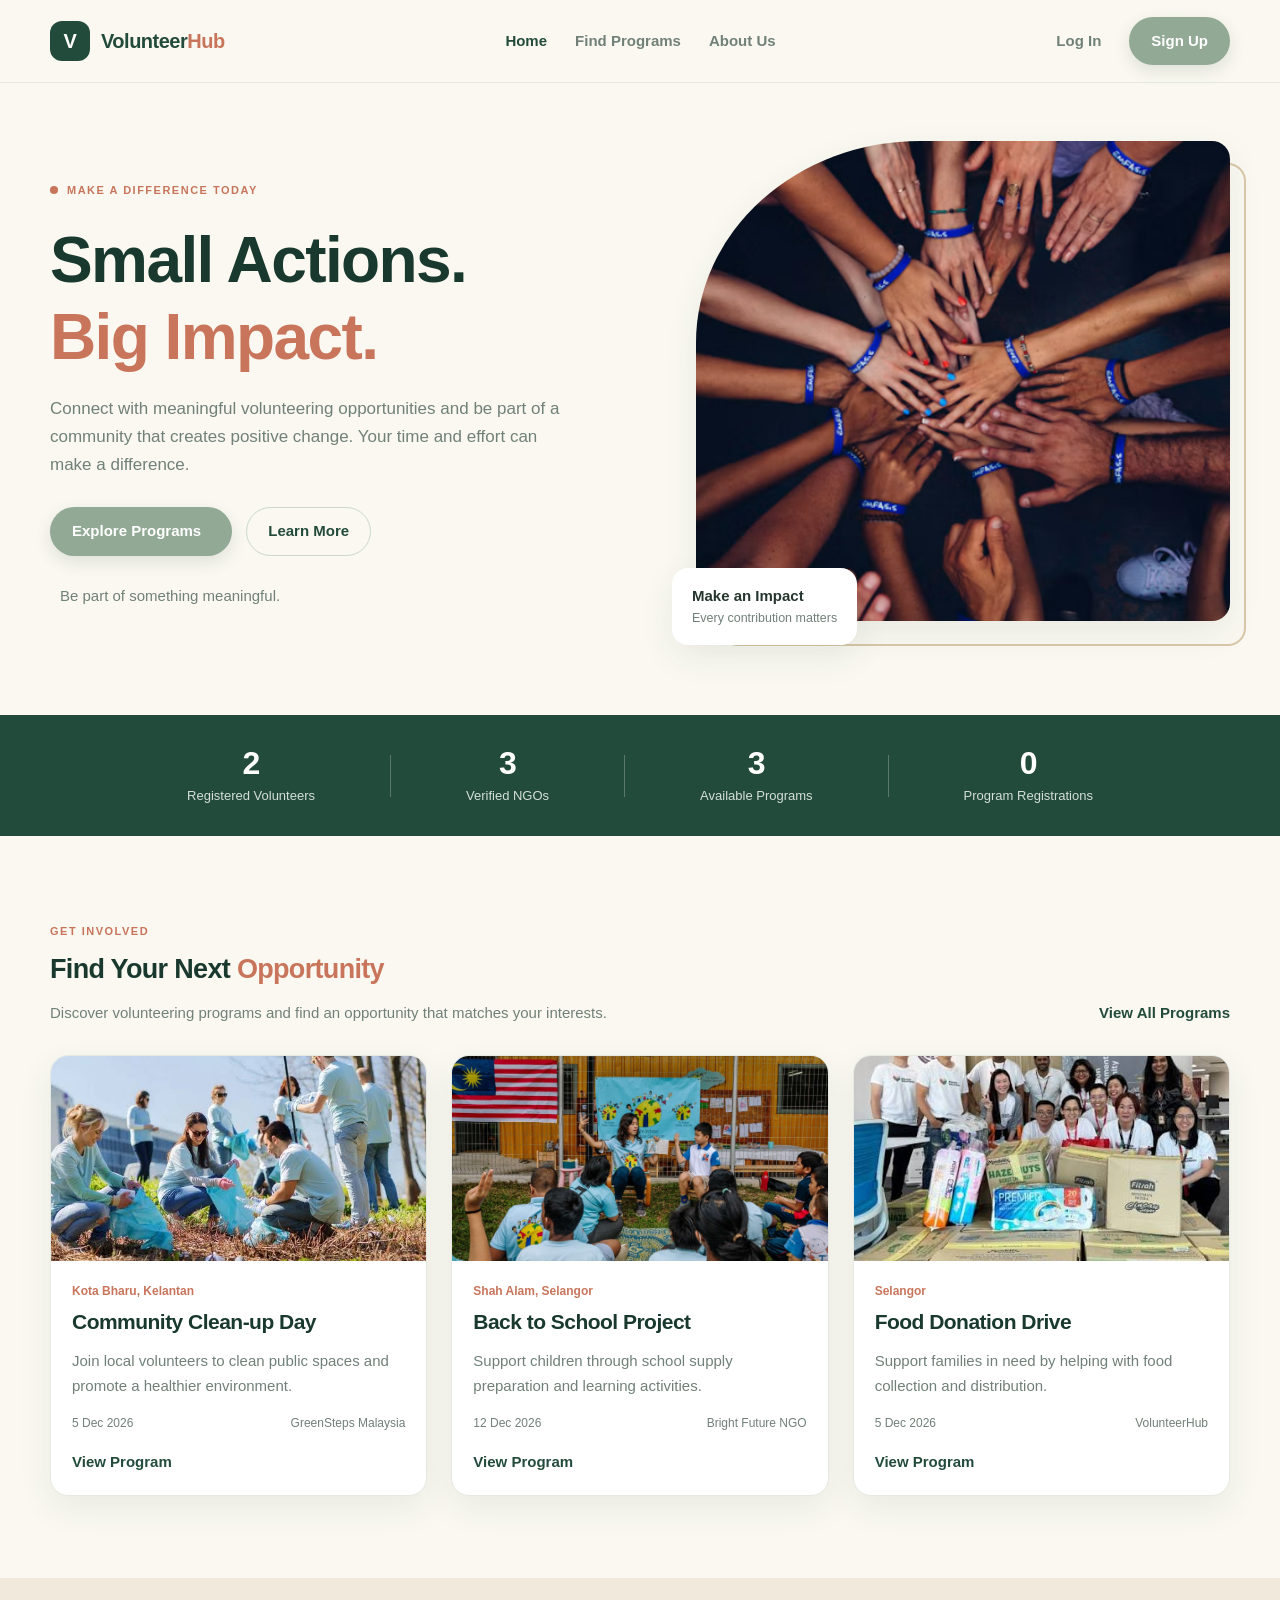
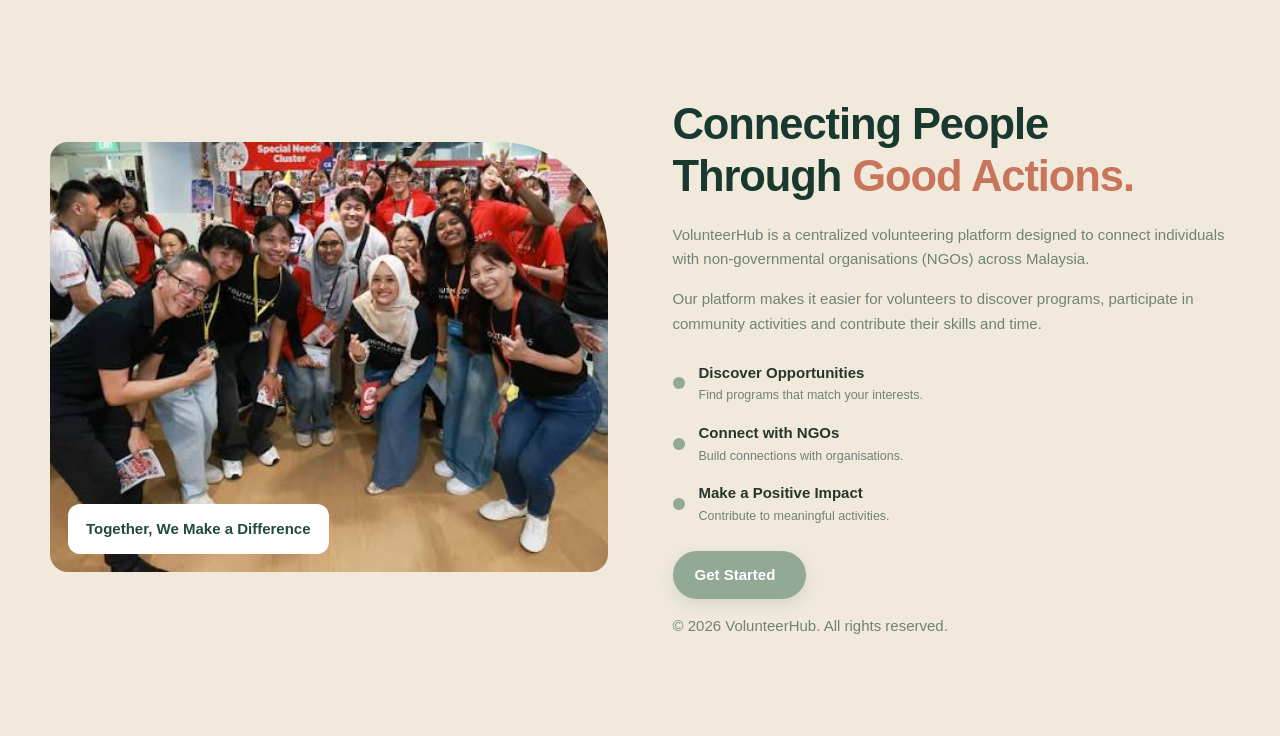
<file: index.html>
<!DOCTYPE html>
<html lang="en">
<head>
    <meta charset="UTF-8">
    <meta name="viewport" content="width=device-width, initial-scale=1.0">
    <title>VolunteerHub | Connect, Participate and Grow Together</title>
    <link rel="stylesheet" href="style.css">
</head>

<body>

    <header class="header">
        <input type="checkbox" id="navToggle">
        <div class="nav-container">
            <a href="index.html" class="logo">
                <span class="logo-icon">V</span>
                <span>Volunteer<span class="logo-highlight">Hub</span></span>
            </a>

            <nav class="nav-links">
                <a href="index.html" class="active">Home</a>
                <a href="Programs.html">Find Programs</a>
                <a href="#about">About Us</a>
            </nav>

            <div class="nav-actions">
                <a href="login.html" class="login-link">Log In</a>
                <a href="login.html" class="nav-button">Sign Up</a>
            </div>

        </div>
    </header>

    <section class="hero">

        <div class="hero-content">

            <span class="eyebrow">
                <span class="eyebrow-dot"></span>
                MAKE A DIFFERENCE TODAY
            </span>

            <h1>
                Small Actions.<br>
                <span>Big Impact.</span>
            </h1>

            <p>
                Connect with meaningful volunteering opportunities and
                be part of a community that creates positive change.
                Your time and effort can make a difference.
            </p>

            <div class="hero-buttons">
                <a href="Programs.html" class="btn-primary">
                    Explore Programs <span></span>
                </a>

                <a href="#about" class="btn-secondary">
                    Learn More
                </a>
            </div>

            <div class="hero-note">
                <span class="note-icon"></span>
                <span>Be part of something meaningful.</span>
            </div>

        </div>

        <div class="hero-image">
            <div class="image-decoration"></div>

            <img
                src="image/cover.png"
                alt="Volunteers working together"
            >
            <div class="floating-card">
                <div>
                    <strong>Make an Impact</strong>
                    <small>Every contribution matters</small>
                </div>
            </div>
        </div>
    </section>

    <section class="statistics">

        <div class="stat-item">
            <h2 data-home-stat="volunteers">0</h2>
            <p>Registered Volunteers</p>
        </div>

        <div class="stat-divider"></div>

        <div class="stat-item">
            <h2 data-home-stat="ngos">0</h2>
            <p>Verified NGOs</p>
        </div>

        <div class="stat-divider"></div>

        <div class="stat-item">
            <h2 data-home-stat="programs">0</h2>
            <p>Available Programs</p>
        </div>

        <div class="stat-divider"></div>

        <div class="stat-item">
            <h2 data-home-stat="registrations">0</h2>
            <p>Program Registrations</p>
        </div>
    </section>

    <section class="programs-section" id="programs">

        <div class="section-heading">

            <div>
                <span class="section-label">GET INVOLVED</span>
                <h2>Find Your Next <span>Opportunity</span></h2>
                <p>
                    Discover volunteering programs and find an opportunity
                    that matches your interests.
                </p>
            </div>

            <a href="Programs.html" class="view-all">
                View All Programs
            </a>

        </div>

        <div class="program-grid">
        </div>

    </section>

    <section class="about-section" id="about">
        <div class="about-image">
            <img
                src="image/coverr.jpeg"alt="Volunteers helping the community">
            <div class="about-image-label">
                Together, We Make a Difference
            </div>
        </div>
        <div class="about-content">

            <span class="section-label"></span>
            <h2>
                Connecting People<br>
                Through <span>Good Actions.</span>
            </h2>
            <p>
                VolunteerHub is a centralized volunteering platform
                designed to connect individuals with non-governmental
                organisations (NGOs) across Malaysia.
            </p>

            <p>
                Our platform makes it easier for volunteers to discover
                programs, participate in community activities and
                contribute their skills and time.
            </p>
            <div class="about-features">
                <div class="feature-item">
                    <span class="feature-icon"></span>
                    <div>
                        <strong>Discover Opportunities</strong>
                        <small>Find programs that match your interests.</small>
                    </div>
                </div>

                <div class="feature-item">
                    <span class="feature-icon"></span>
                    <div>
                        <strong>Connect with NGOs</strong>
                        <small>Build connections with organisations.</small>
                    </div>
                </div>

                <div class="feature-item">
                    <span class="feature-icon"></span>
                    <div>
                        <strong>Make a Positive Impact</strong>
                        <small>Contribute to meaningful activities.</small>
                    </div>
                </div>

            </div>

            <a href="login.html" class="btn-primary about-button">
                Get Started <span></span>
            </a>
            <p>© 2026 VolunteerHub. All rights reserved.</p>
        </div>
    </section>

<script src="js/demo-seed.js?v=20261126c"></script>
<script src="js/main.js"></script>
    <script src="js/programs.js"></script>
</body>
</html>
</file>
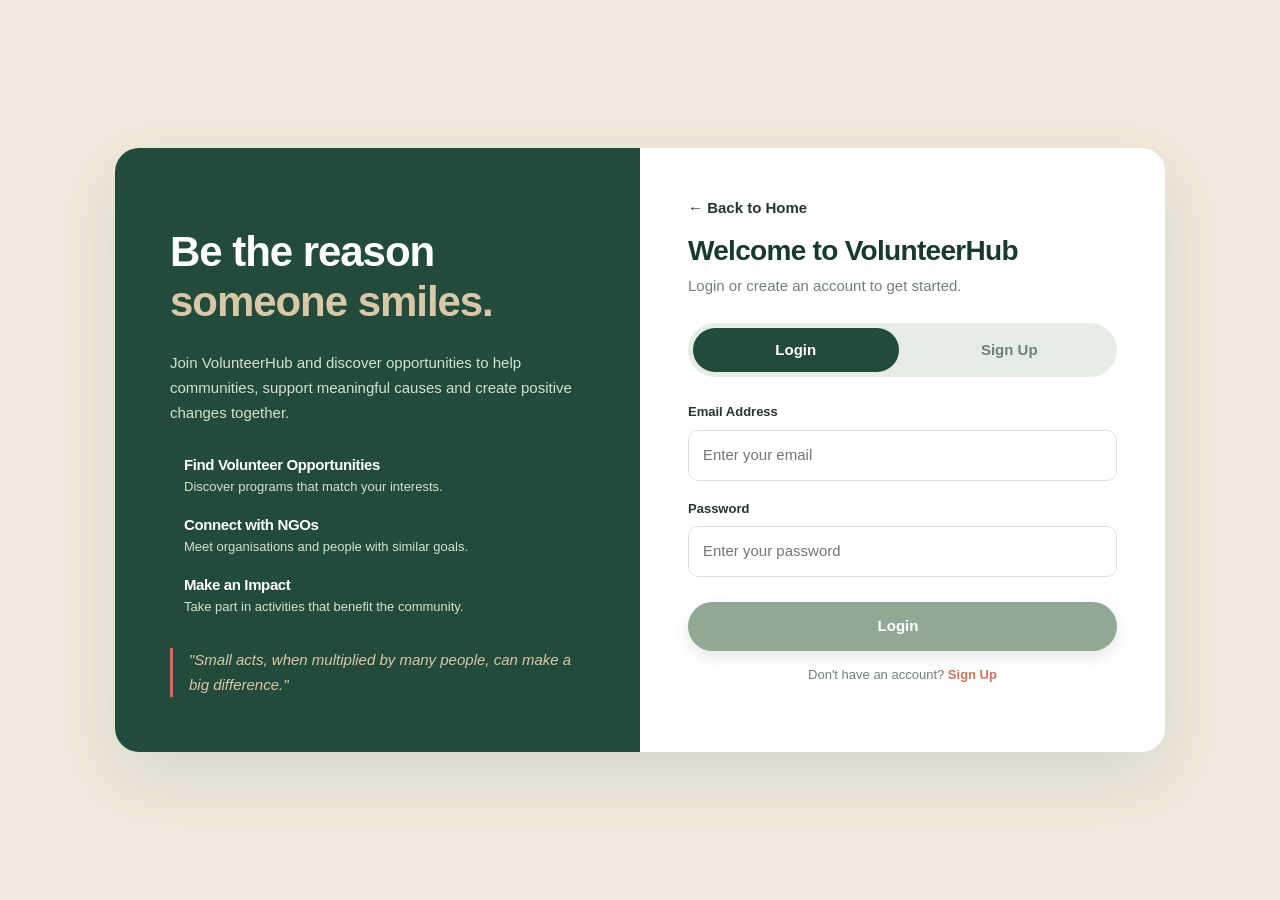
<file: admin-dashboard.html>
<!DOCTYPE html>
<html lang="en">
<head>
    <meta charset="UTF-8">
    <meta name="viewport" content="width=device-width, initial-scale=1.0">
    <title>Admin Dashboard | VolunteerHub</title>
    <link rel="stylesheet" href="style.css">
</head>

<body>

    <div class="dashboard-layout">

       
        <aside class="sidebar">

            <a href="index.html" class="logo">
                <span class="logo-icon">V</span>
                <span>Volunteer<span class="logo-highlight">Hub</span></span>
            </a>
            <p class="sidebar-heading">MAIN MENU</p>

            <nav class="sidebar-menu">
                <a href="admin-dashboard.html" class="menu-link active">
                    Dashboard
                </a>

                <a href="management_acc.html" class="menu-link">
                    Account Management
                </a>
            </nav>
            <div class="sidebar-bottom">
                <button type="button" class="logout-btn" id="logoutBtn">
                    Logout
                </button>
            </div>
        </aside>

        <main class="main-content">
            <section class="welcome-section">
                <div>
                    <h1>Administrator</h1>
                </div>
            </section>
            <section class="summary-grid">

                <div class="summary-card">
                    <div class="summary-top">
                        <span>Total Volunteers</span>
                        <div class="summary-icon purple"></div>
                    </div>
                    <h2>0</h2>
                    <p>Registered volunteers</p>
                </div>

                <div class="summary-card">
                    <div class="summary-top">
                        <span>Total NGOs</span>
                        <div class="summary-icon teal"></div>
                    </div>
                    <h2>0</h2>
                    <p>Registered organisations</p>
                </div>

                <div class="summary-card">
                    <div class="summary-top">
                        <span>Pending Verification</span>
                        <div class="summary-icon orange"></div>
                    </div>
                    <h2>0</h2>
                    <p>NGOs waiting for approval</p>
                </div>

                <div class="summary-card">
                    <div class="summary-top">
                        <span>Total Programs</span>
                        <div class="summary-icon blue"></div>
                    </div>
                    <h2>0</h2>
                    <p>Programs created by NGOs</p>
                </div>

            </section>
            <section class="content-section" id="analytics">

                <div class="section-heading">
                    <div>
                        <p class="eyebrow">PLATFORM PERFORMANCE</p>
                        <h2>Analytics Overview</h2>
                    </div>
                    <span class="section-tag">Year 2026</span>
                </div>

                <div class="analytics-grid">
                    <div class="panel chart-panel">
                        <div class="panel-heading">
                            <div>
                                <h3>Registration Overview</h3>
                                <p>Volunteer and NGO registrations</p>
                            </div>
                        </div>

                        <div class="chart-legend">
                            <span><i class="legend-dot purple-dot"></i> Volunteers <strong data-chart-volunteers>0</strong></span>
                            <span><i class="legend-dot teal-dot"></i> NGOs <strong data-chart-ngos>0</strong></span>
                        </div>

                        <div class="bar-chart">

                            <div class="chart-y-axis">
                                <span>100</span>
                                <span>0</span>
                            </div>

                            <div class="chart-content">
                                <div class="chart-grid-lines">
                                    <span></span>
                                    <span></span>
                                    <span></span>
                                    <span></span>
                                </div>

                                <div class="bar-groups">

                                    <div class="bar-group" data-month="2026-06">
                                        <div class="bars">
                                            <div class="bar volunteer-bar" data-role="volunteer" style="height: 0%;"></div>
                                            <div class="bar ngo-bar" data-role="ngo" style="height: 0%;"></div>
                                        </div>
                                        <span>Jun</span>
                                    </div>

                                    <div class="bar-group" data-month="2026-07">
                                        <div class="bars">
                                            <div class="bar volunteer-bar" data-role="volunteer" style="height: 0%;"></div>
                                            <div class="bar ngo-bar" data-role="ngo" style="height: 0%;"></div>
                                        </div>
                                        <span>Jul</span>
                                    </div>

                                    <div class="bar-group" data-month="2026-08">
                                        <div class="bars">
                                            <div class="bar volunteer-bar" data-role="volunteer" style="height: 0%;"></div>
                                            <div class="bar ngo-bar" data-role="ngo" style="height: 0%;"></div>
                                        </div>
                                        <span>Aug</span>
                                    </div>

                                    <div class="bar-group" data-month="2026-09">
                                        <div class="bars">
                                            <div class="bar volunteer-bar" data-role="volunteer" style="height: 0%;"></div>
                                            <div class="bar ngo-bar" data-role="ngo" style="height: 0%;"></div>
                                        </div>
                                        <span>Sep</span>
                                    </div>

                                    <div class="bar-group" data-month="2026-10">
                                        <div class="bars">
                                            <div class="bar volunteer-bar" data-role="volunteer" style="height: 0%;"></div>
                                            <div class="bar ngo-bar" data-role="ngo" style="height: 0%;"></div>
                                        </div>
                                        <span>Oct</span>
                                    </div>

                                    <div class="bar-group" data-month="2026-11">
                                        <div class="bars">
                                            <div class="bar volunteer-bar" data-role="volunteer" style="height: 0%;"></div>
                                            <div class="bar ngo-bar" data-role="ngo" style="height: 0%;"></div>
                                        </div>
                                        <span>Nov</span>
                                    </div>

                                </div>
                            </div>
                        </div>
                    </div>

                    <div class="panel account-panel">
                        <div class="panel-heading">
                            <div>
                                <h3>Account Overview</h3>
                                <p>Platform user distribution</p>
                            </div>
                        </div>

                        <div class="account-chart">
                            <div class="donut-chart">
                                <div class="donut-center">
                                    <strong data-user-total>0</strong>
                                    <small>Total Users</small>
                                </div>
                            </div>
                        </div>

                        <div class="distribution-legend">
                            <div>
                                <span><i class="legend-dot purple-dot"></i> Volunteers <strong data-chart-volunteers>0</strong></span>
                            </div>
                            <div>
                                <span><i class="legend-dot teal-dot"></i> NGOs <strong data-chart-ngos>0</strong></span>
                            </div>
                        </div>
                    </div>

                </div>
            </section>

            <section class="lower-grid">
                <div class="panel verification-panel">
                    <div class="panel-heading">
                        <div>
                            <h3>NGO Verification</h3>
                            <p>Organisation approval overview</p>
                        </div>
                    </div>

                    <div class="verification-number">
                        <strong data-pending-ngos>0</strong>
                        <span>Pending verification requests</span>
                    </div>

                    <div class="progress-track">
                        <div class="progress-fill" data-verification-progress></div>
                    </div>

                    <div class="progress-labels">
                        <span data-verified-label>0 Verified NGOs</span>
                        <span data-pending-label>0 Pending</span>
                    </div>

                    <div class="verification-status">
                        <div>
                            <span class="status-dot verified-dot"></span>
                            Verified
                        </div>
                        <strong data-verified-ngos>0</strong>
                    </div>

                    <div class="verification-status">
                        <div>
                            <span class="status-dot pending-dot"></span>
                            Pending
                        </div>
                        <strong data-pending-count>0</strong>
                    </div>

                </div>

                <div class="panel activity-panel">
                    <div class="panel-heading">
                        <div>
                            <h3>Recent Activity</h3>
                            <p>Latest platform updates</p>
                        </div>
                    </div>
                    <div id="recentAdminActivity"></div>
                </div>

            </section>

            <footer class="dashboard-footer">
                © 2026 VolunteerHub. All rights reserved.
            </footer>

        </main>

    </div>

<script src="js/demo-seed.js?v=20261126c"></script>
    <script src="js/programs.js"></script>
<script src="js/session.js"></script>
<script src="js/admin-dashboard.js"></script>
</body>
</html>
</file>
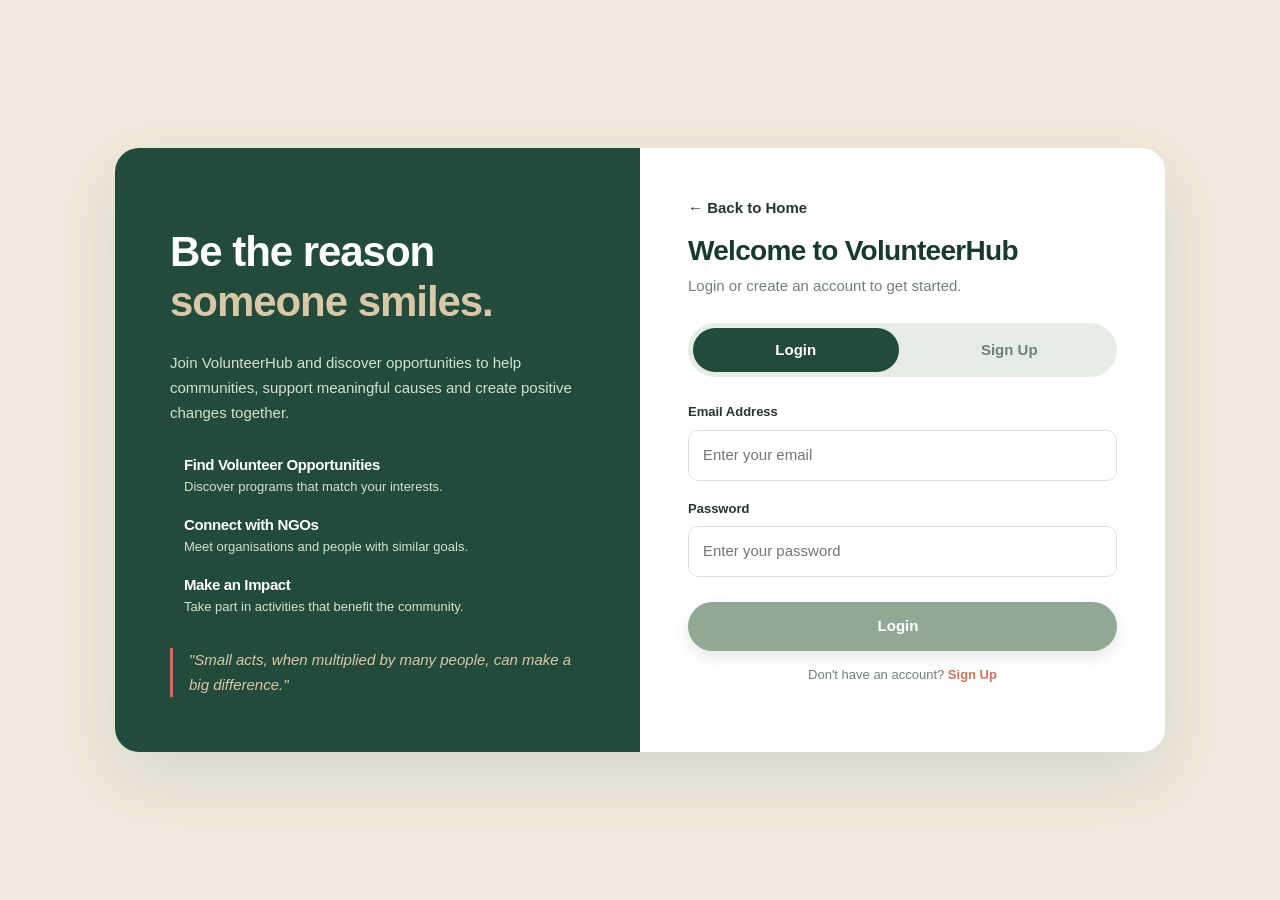
<file: login.html>
<!DOCTYPE html>
<html lang="en">
<head>
    <meta charset="UTF-8">
    <meta name="viewport" content="width=device-width, initial-scale=1.0">
    <title>VolunteerHub | Login & Sign Up</title>
    <link rel="stylesheet" href="style.css">
</head>
<body class="auth-page">
    <main class="auth-main">
        <div class="auth-container">
            <section class="auth-intro">
                <h1>
                    Be the reason
                    <span>someone smiles.</span>
                </h1>
                <p>
                    Join VolunteerHub and discover opportunities to help
                    communities, support meaningful causes and create
                    positive changes together.
                </p>
                <div class="benefit-list">
                    <div class="benefit-item">
                        <i class="bi bi-search"></i>
                        <div>
                            <h3>Find Volunteer Opportunities</h3>
                            <p>Discover programs that match your interests.</p>
                        </div>
                    </div>
                    <div class="benefit-item">
                        <i class="bi bi-people"></i>
                        <div>
                            <h3>Connect with NGOs</h3>
                            <p>Meet organisations and people with similar goals.</p>
                        </div>
                    </div>
                    <div class="benefit-item">
                        <i class="bi bi-award"></i>
                        <div>
                            <h3>Make an Impact</h3>
                            <p>Take part in activities that benefit the community.</p>
                        </div>
                    </div>
                </div>
                <div class="auth-quote">
                    "Small acts, when multiplied by many people,
                    can make a big difference."
                </div>
            </section>
            <section class="auth-card">
                <div class="auth-card-heading">
                    <h2>Welcome to VolunteerHub</h2>
                    <p>Login or create an account to get started.</p>
                </div>
                <div class="auth-tabs">
                    <button type="button" id="tab-login" class="active">
                        Login
                    </button>
                    <button type="button" id="tab-signup">
                        Sign Up
                    </button>
                </div>
                <form id="loginForm">
                    <div id="loginAlert" class="alert" style="display:none;"></div>
                    <div class="form-group">
                        <label for="loginEmail">Email Address</label>
                        <input
                            type="email"
                            id="loginEmail"
                            placeholder="Enter your email"
                            required>
                    </div>
                    <div class="form-group">
                        <label for="loginPass">Password</label>
                        <div class="password-field">
                            <input
                                type="password"
                                id="loginPass"
                                placeholder="Enter your password"
                                required>
                            <button
                                type="button"
                                class="password-toggle"
                                id="loginPasswordToggle">
                                <i class="bi bi-eye"></i>
                            </button>
                        </div>
                    </div>
                    <button type="submit" class="auth-submit">
                        Login
                        <i class="bi bi-arrow-right"></i>
                    </button>
                    <p class="auth-switch">
                        Don't have an account?
                        <a href="#" id="goToSignup">Sign Up</a>
                    </p>

                </form>

                <form id="signupForm" style="display:none;">

                    <div id="signupAlert" class="alert" style="display:none;"></div>
                    <div class="form-group">
                        <label for="role">Register As</label>

                        <select id="role" required>
                            <option value="">Select account type</option>
                            <option value="volunteer">Volunteer</option>
                            <option value="ngo">NGO</option>
                        </select>

                        <small id="roleHint" class="role-hint">
                            Choose the type of account you want to create.
                        </small>
                    </div>

                    <div id="volFields" style="display:none;">

                        <div class="form-group">
                            <label for="vName">Full Name</label>
                            <input
                                type="text"
                                id="vName"
                                placeholder="Enter your full name"
                            >
                            <small id="errVName" class="form-error"></small>
                        </div>

                        <div class="form-row">

                            <div class="form-group">
                                <label for="vDob">Date of Birth</label>
                                <input type="date" id="vDob">
                                <small id="errVDob" class="form-error"></small>
                            </div>

                            <div class="form-group">
                                <label for="vGender">Gender</label>
                                <select id="vGender">
                                    <option value="">Select gender</option>
                                    <option value="Male">Male</option>
                                    <option value="Female">Female</option>
                                </select>
                            </div>

                        </div>

                        <div class="form-group">
                            <label for="vCountry">Country</label>
                            <select id="vCountry" required></select>
                        </div>

                        <div class="form-group">
                            <label for="vState">State / Province / Region</label>
                            <select id="vState"></select>
                            <input type="text" id="vStateOther" placeholder="Enter state, province or region" style="display:none;">
                            <small id="errVState" class="form-error"></small>
                        </div>

                        <div class="form-group">
                            <label for="vEmail">Email Address</label>
                            <input
                                type="email"
                                id="vEmail"
                                placeholder="Enter your email"
                            >
                            <small id="errVEmail" class="form-error"></small>
                        </div>

                    </div>

                    <div id="ngoFields" style="display:none;">

                        <div class="form-group">
                            <label for="nName">Organisation Name</label>
                            <input
                                type="text"
                                id="nName"
                                placeholder="Enter organisation name"
                            >
                            <small id="errNName" class="form-error"></small>
                        </div>

                        <div class="form-group">
                            <label for="nEmail">Official Organisation Email</label>
                            <input
                                type="email"
                                id="nEmail"
                                placeholder="Enter organisation email"
                            >
                            <small id="errNEmail" class="form-error"></small>
                        </div>

                        <div class="form-group">
                            <label for="nSsm">Registration Number (SSM or equivalent)</label>
                            <input
                                type="text"
                                id="nSsm"
                                placeholder="Enter registration number"
                            >
                            <small id="errNSsm" class="form-error"></small>
                        </div>

                        <div class="form-group">
                            <label for="nCountry">Country</label>
                            <select id="nCountry" required></select>
                        </div>

                        <div class="form-group">
                            <label for="nState">State / Province / Region</label>
                            <select id="nState"></select>
                            <input type="text" id="nStateOther" placeholder="Enter state, province or region" style="display:none;">
                            <small id="errNState" class="form-error"></small>
                        </div>

                    </div>

                    <div id="commonFields" style="display:none;">

                        <div class="form-group">
                            <label for="contact">Contact Number</label>
                            <input
                                type="tel"
                                id="contact"
                                placeholder="e.g. 0123456789"
                            >
                            <small id="errContact" class="form-error"></small>
                        </div>

                        <div class="form-group">
                            <label for="pass">Password</label>

                            <div class="password-field">
                                <input
                                    type="password"
                                    id="pass"
                                    placeholder="Create a password"
                                >

                                <button
                                    type="button"
                                    class="password-toggle"
                                    id="passPasswordToggle"
                                >
                                    <i class="bi bi-eye"></i>
                                </button>
                            </div>

                            <small id="errPass" class="form-error"></small>
                        </div>

                        <div class="form-group">
                            <label for="pass2">Confirm Password</label>

                            <div class="password-field">
                                <input
                                    type="password"
                                    id="pass2"
                                    placeholder="Confirm your password"
                                >

                                <button
                                    type="button"
                                    class="password-toggle"
                                    id="pass2PasswordToggle"
                                >
                                    <i class="bi bi-eye"></i>
                                </button>
                            </div>

                            <small id="errPass2" class="form-error"></small>
                        </div>

                        <button type="submit" class="auth-submit" id="signupBtn">
                            Create Account
                            <i class="bi bi-arrow-right"></i>
                        </button>
                    </div>
                    <p class="auth-switch">
                        Already have an account?
                        <a href="#" id="goToLogin">Login</a>
                    </p>
                </form>
            </section>
        </div>
    </main>
<script src="js/demo-seed.js?v=20261126c"></script>
    <script src="js/auth.js?v=20261126b"></script>
</body>
</html>
</file>
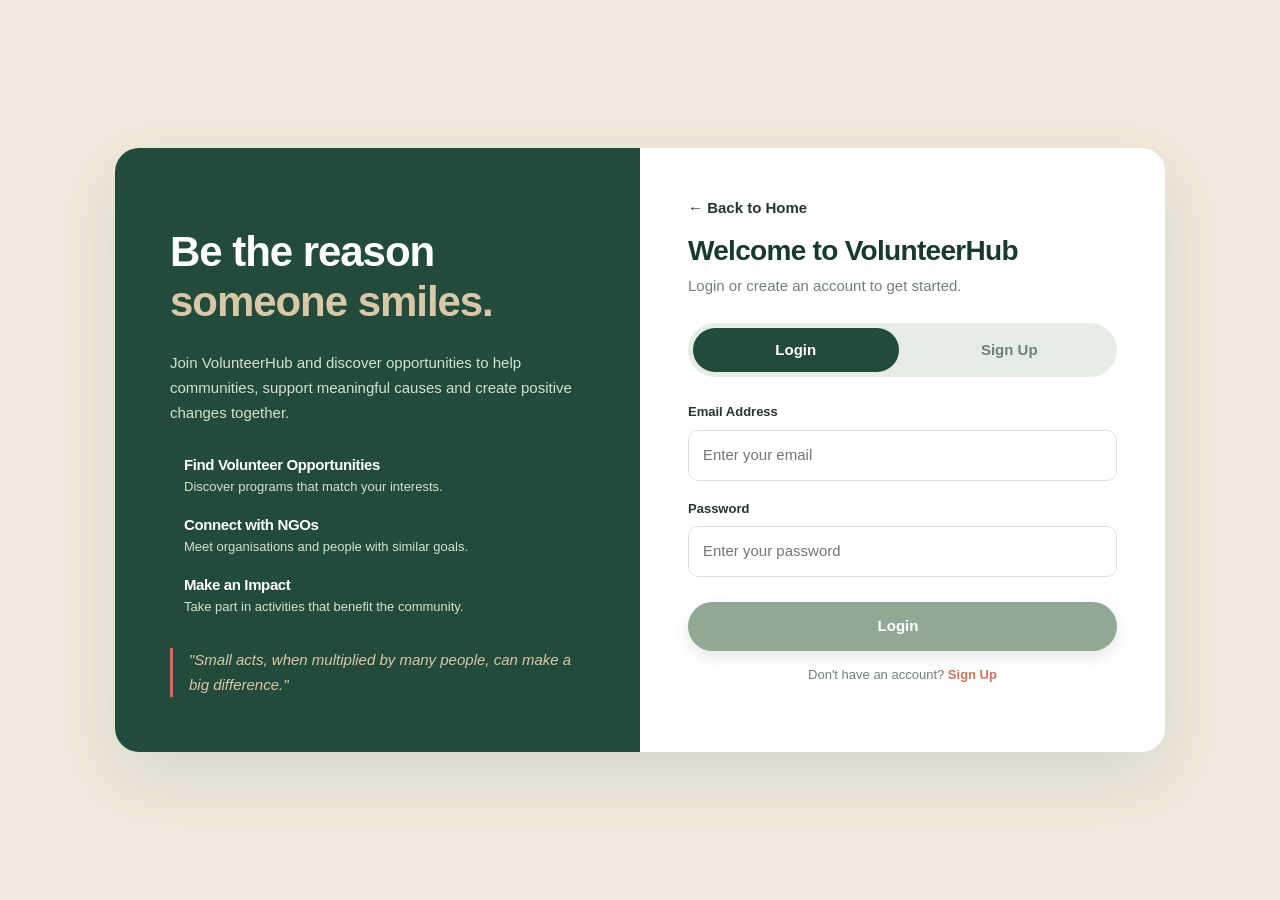
<file: management_acc.html>
<!DOCTYPE html>
<html lang="en">
<head>
    <meta charset="UTF-8">
    <meta name="viewport" content="width=device-width, initial-scale=1.0">
    <title>Account Management</title>
    <link rel="stylesheet" href="style.css">
</head>

<body>
    <header class="top-nav">
        <a href="admin-dashboard.html" class="logo"><span class="logo-icon">V</span><span>Volunteer<span class="logo-highlight">Hub</span></span></a>
        <nav class="nav-links">
            <a href="admin-dashboard.html">Dashboard</a>
            <a href="management_acc.html" class="active">Account Management</a>
        </nav>

        <div class="nav-right">
            <div class="admin-profile">
                <div class="admin-avatar">A</div>
                <div class="admin-info">
                    <strong>Administrator</strong>
                    <span>System Admin</span>
                </div>
            </div>
            <a href="index.html" class="logout-btn">Log Out</a>
        </div>
    </header>

    <main class="main-container">
        <section class="page-heading">
            <div>
                <p class="eyebrow">ADMINISTRATION</p>
                <h1>Account Management</h1>
                <p>Manage NGO organisations and volunteer accounts.</p>
            </div>
        </section>

        <section class="summary-grid">
            <div class="summary-card">
                <div>
                    <span>Total NGOs</span>
                    <h2>0</h2>
                </div>
            </div>

            <div class="summary-card">
                <div>
                    <span>Verified NGOs</span>
                    <h2>0</h2>
                </div>
            </div>

            <div class="summary-card">
                <div>
                    <span>Pending NGOs</span>
                    <h2>0</h2>
                </div>
            </div>

            <div class="summary-card">
                <div>
                    <span>Total Volunteers</span>
                    <h2>0</h2>
                </div>
            </div>
        </section>
        <section class="account-panel">

            <div class="panel-heading">
                <div>
                    <h2>Manage Accounts</h2>
                    <p>View and manage registered platform accounts.</p>
                </div>
            </div>
            <div class="tab-navigation">
                <button class="tab-btn active" data-tab="ngo" type="button">
                    NGO Management
                    <span class="tab-count">0</span>
                </button>

                <button class="tab-btn" data-tab="volunteer" type="button">
                    Volunteer Management
                    <span class="tab-count">0</span>
                </button>
            </div>
            <div class="tab-content active" id="ngo">

                <div class="content-heading">
                    <div>
                        <h3>Registered NGOs</h3>
                        <p>Review organisation details and verification status.</p>
                    </div>

                    <span class="total-label">0 Organisations</span>
                </div>

                <div class="toolbar">
                    <div class="search-box">
                        <span>⌕</span>
                        <input type="text" id="ngoSearch"
                            placeholder="Search NGO name or email...">
                    </div>

                    <select id="ngoStatusFilter">
                        <option value="all">All Status</option>
                        <option value="verified">Verified</option>
                        <option value="pending">Pending</option>
                        <option value="rejected">Rejected</option>
                    </select>
                </div>
                <div class="table-responsive">
                    <table id="ngoTable">
                        <thead>
                            <tr>
                                <th>Organisation</th>
                                <th>Email Address</th>
                                <th>Registration Date</th>
                                <th>Status</th>
                                <th>Action</th>
                            </tr>
                        </thead>
                        <tbody>
                        </tbody>
                    </table>
                </div>

                <p class="empty-message" id="ngoEmpty" hidden>
                    No NGO accounts found.
                </p>

            </div>

            <div class="tab-content" id="volunteer">

                <div class="content-heading">
                    <div>
                        <h3>Registered Volunteers</h3>
                        <p>View and manage volunteer account information.</p>
                    </div>

                    <span class="total-label">0 Volunteers</span>
                </div>

                <div class="toolbar">
                    <div class="search-box">
                        <span>⌕</span>
                        <input type="text" id="volunteerSearch"
                            placeholder="Search volunteer name or email...">
                    </div>

                    <select id="volunteerStatusFilter">
                        <option value="all">All Status</option>
                        <option value="active">Active</option>
                        <option value="inactive">Inactive</option>
                    </select>
                </div>

                <div class="table-responsive">
                    <table id="volunteerTable">
                        <thead>
                            <tr>
                                <th>Volunteer</th>
                                <th>Email Address</th>
                                <th>Location</th>
                                <th>Registration Date</th>
                                <th>Status</th>
                                <th>Action</th>
                            </tr>
                        </thead>

                        <tbody>
                        </tbody>
                    </table>
                </div>
                <p class="empty-message" id="volunteerEmpty" hidden>
                    No volunteer accounts found.
                </p>
            </div>
        </section>
        <footer class="page-footer">
            <p>© 2026 VolunteerHub. All rights reserved.</p>
        </footer>

    </main>
<script src="js/demo-seed.js?v=20261126c"></script>
    <script src="js/session.js"></script>
<script src="js/account-management.js"></script>
</body>
</html>
</file>
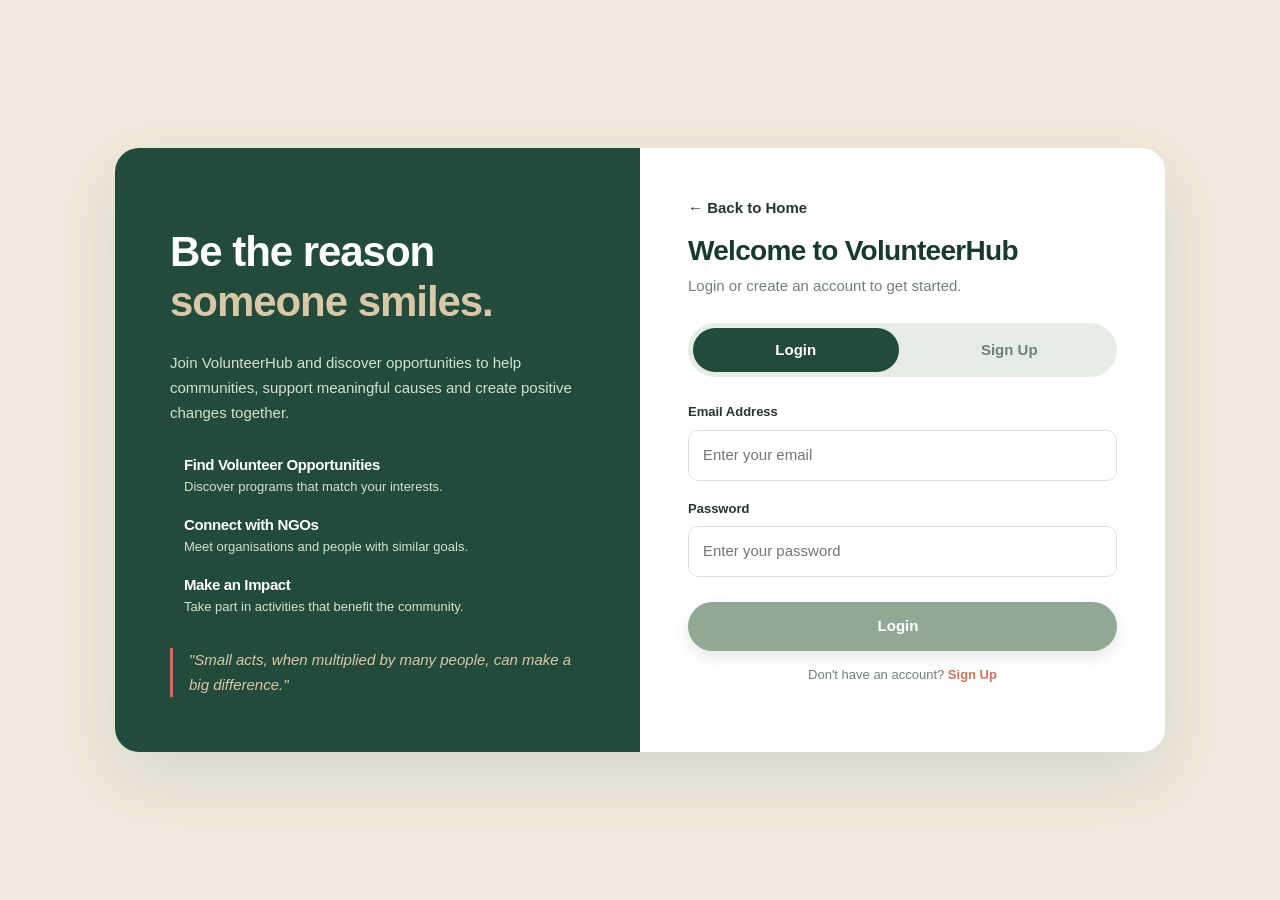
<file: myvolunteer.html>
<!DOCTYPE html>
<html lang="en">
<head>
    <meta charset="UTF-8">
    <meta name="viewport" content="width=device-width, initial-scale=1.0">
    <title>My Volunteers | VolunteerHub</title>
    <link rel="stylesheet" href="style.css">
</head>
<body>
<div class="dashboard-layout">
    <aside class="sidebar">

        <a href="index.html" class="brand">
            <span class="brand-icon">V</span>
            <span>Volunteer<span>Hub</span></span>
        </a>
        <nav class="sidebar-nav">

            <a href="ngo-dashboard.html" class="nav-link">
                <span>Dashboard</span>
            </a>

            <a href="myvolunteer.html" class="nav-link active">
                <span>My Volunteers</span>
            </a>

        </nav>

        <div class="sidebar-bottom">
            <a href="login.html" class="logout-link">
                Logout
            </a>

        </div>

    </aside>

    <main class="main-content">

        <header class="topbar">

            <div>
                <p class="breadcrumb">NGO Workspace / My Volunteers</p>
                <h1>My Volunteers</h1>
            </div>

            <div class="topbar-right">

                <span class="verified-status">
                    <span class="icon-glyph" aria-hidden="true">✓</span>
                    Verified Organisation
                </span>

                <div class="topbar-avatar">GS</div>

            </div>

        </header>

        <div class="page-content">
            <section class="page-intro">

                <div>
                    <h2>Manage Your Volunteers</h2>

                    <p>
                        View volunteer registrations and manage applications
                        for programs organised by your organisation.
                    </p>
                </div>

            </section>

            <section class="summary-grid">

                <div class="summary-card">
                    <div class="summary-icon purple">
                        <span class="icon-glyph" aria-hidden="true">♧</span>
                    </div>

                    <div>
                        <span>Total Registrations</span>
                        <h3>0</h3>
                        <small>Across all programs</small>
                    </div>
                </div>

                <div class="summary-card">
                    <div class="summary-icon orange">
                        <span class="icon-glyph" aria-hidden="true">◷</span>
                    </div>

                    <div>
                        <span>Pending Approval</span>
                        <h3>0</h3>
                        <small>Awaiting your decision</small>
                    </div>
                </div>

                <div class="summary-card">
                    <div class="summary-icon green">
                        <span class="icon-glyph" aria-hidden="true">✓</span>
                    </div>

                    <div>
                        <span>Approved Volunteers</span>
                        <h3>0</h3>
                        <small>Successfully approved</small>
                    </div>
                </div>

                <div class="summary-card">
                    <div class="summary-icon red">
                        <span class="icon-glyph" aria-hidden="true">×</span>
                    </div>

                    <div>
                        <span>Rejected Applications</span>
                        <h3>0</h3>
                        <small>Not approved</small>
                    </div>
                </div>

            </section>

            <section class="program-overview">

                <div class="section-heading">
                    <div>
                        <h2>Program Registrations</h2>
                        <p>Select a program to view its registered volunteers.</p>
                    </div>

                    <span class="program-count">3 Programs</span>
                </div>

                <div class="program-selector">

                    <button class="program-tab active"
                        onclick="showProgram('program1', this)">

                        <div class="tab-icon environment">
                            <span class="icon-glyph" aria-hidden="true">♣</span>
                        </div>

                        <div class="tab-info">
                            <strong>Community Clean-up Day</strong>
                            <span>5 December 2026</span>
                        </div>

                        <span class="tab-number">20</span>

                    </button>

                    <button class="program-tab"
                        onclick="showProgram('program2', this)">

                        <div class="tab-icon education">
                            <span class="icon-glyph" aria-hidden="true">▤</span>
                        </div>

                        <div class="tab-info">
                            <strong>Back to School Project</strong>
                            <span>12 December 2026</span>
                        </div>

                        <span class="tab-number">15</span>

                    </button>

                    <button class="program-tab"
                        onclick="showProgram('program3', this)">

                        <div class="tab-icon community">
                            <span class="icon-glyph" aria-hidden="true">♡</span>
                        </div>

                        <div class="tab-info">
                            <strong>Food Donation Drive</strong>
                            <span>5 December 2026</span>
                        </div>

                        <span class="tab-number">13</span>

                    </button>

                </div>
            </section>

            <section class="registration-section">

                <div class="section-heading registration-heading">

                    <div>
                        <h2 id="selectedProgramTitle">
                            Community Clean-up Day
                        </h2>

                        <p id="selectedProgramDate">
                            5 December 2026 · Jeli, Kelantan
                        </p>
                    </div>

                    <span class="program-status">
                        <span class="icon-glyph" aria-hidden="true">▣</span>
                        Upcoming Program
                    </span>

                </div>

                <div class="table-toolbar">

                    <div class="search-box">
                        <span class="icon-glyph" aria-hidden="true">⌕</span>

                        <input
                            type="text"
                            id="searchVolunteer"
                            placeholder="Search volunteer name or email..."
                            oninput="filterVolunteers()"
                        >
                    </div>

                    <select id="statusFilter" onchange="filterVolunteers()">
                        <option value="all">All Status</option>
                        <option value="Pending">Pending</option>
                        <option value="Approved">Approved</option>
                        <option value="Rejected">Rejected</option>
                    </select>
                </div>
                <div class="table-container">
                    <table>
                        <thead>
                            <tr>
                                <th>Volunteer</th>
                                <th>Email</th>
                                <th>Registration Date</th>
                                <th>Status</th>
                                <th>Action</th>
                            </tr>
                        </thead>
                        <tbody id="volunteerTable">
                        </tbody>

                    </table>
                    <div class="empty-state" id="emptyState" style="display:none;">
                        <span class="icon-glyph" aria-hidden="true">♧</span>
                        <h3>No Volunteers Found</h3>
                        <p>Try changing your search or filter.</p>
                    </div>

                </div>

                <div class="table-footer">
                    <span id="resultCount">Showing 5 registrations</span>
                    <span>Registration records for selected program</span>
                </div>

            </section>

            <section class="info-note">

                <div class="info-icon">
                    <span class="icon-glyph" aria-hidden="true">i</span>
                </div>

                <div>
                    <strong>Volunteer Approval Information</strong>

                    <p>
                        Volunteers can check their registration status in the My Activities page after the NGO reviews their application.
                    </p>
                </div>
            </section>
        </div>
    </main>
</div>
<script src="js/demo-seed.js?v=20261126c"></script>
    <script src="js/programs.js"></script>
<script src="js/session.js"></script>
<script src="js/myvolunteer.js"></script>
</body>
</html>
</file>
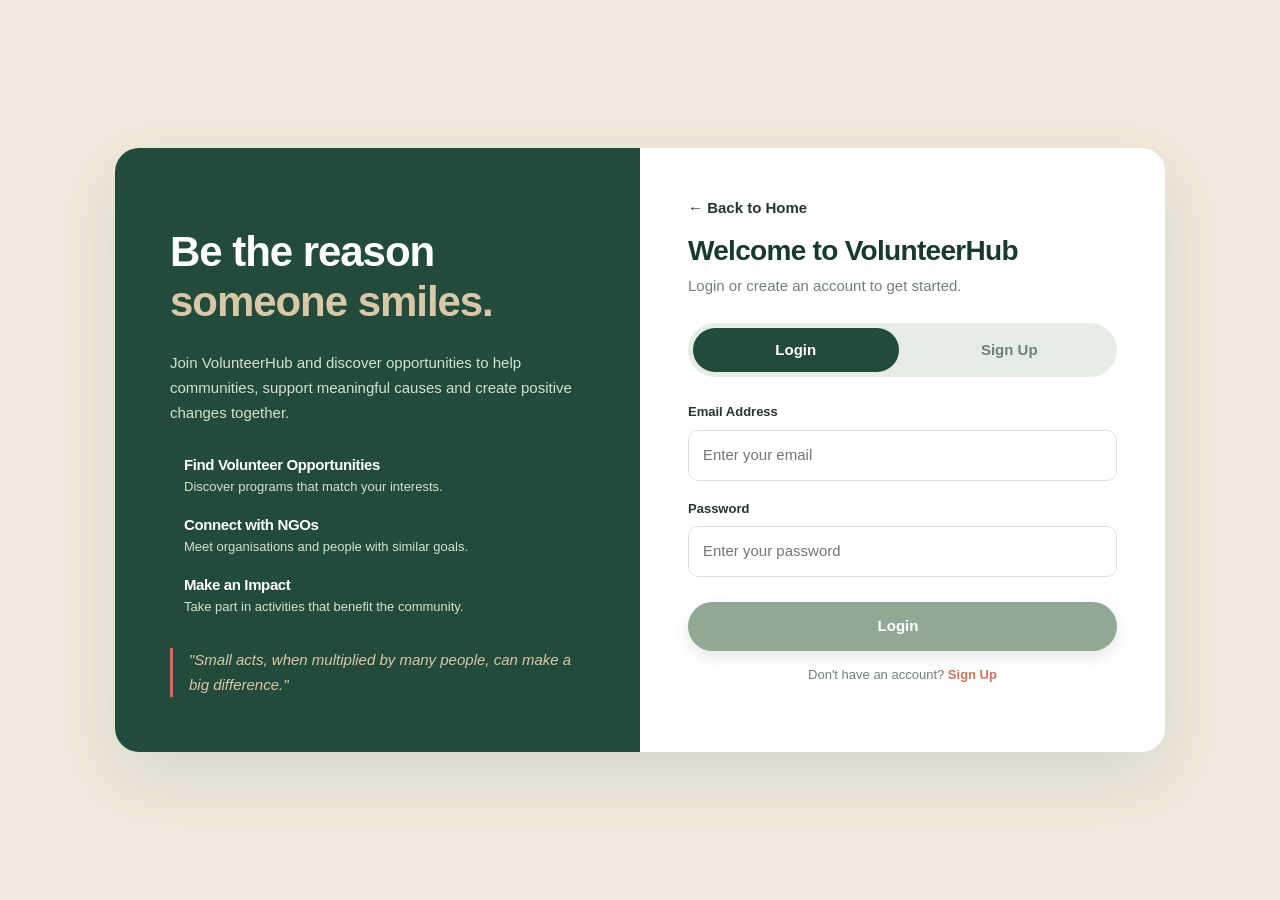
<file: ngo-dashboard.html>
<!DOCTYPE html>
<html lang="en">
<head>
    <meta charset="UTF-8">
    <meta name="viewport" content="width=device-width, initial-scale=1.0">
    <title>NGO Dashboard | VolunteerHub</title>
    <link rel="stylesheet" href="style.css">
</head>

<body>

<div class="dashboard-container">

    <aside class="sidebar">
        <div class="brand">
            <div class="brand-icon">V</div>
            <div>
                <h2>Volunteer<span>Hub</span></h2>
            </div>
        </div>

        <div class="sidebar-label">MENU</div>

        <nav class="sidebar-nav">
            <a href="#dashboard" class="nav-link active">
                Dashboard
            </a>

            <a href="myvolunteer.html" class="nav-link">
                My Volunteers
            </a>
        </nav>

        <div class="sidebar-bottom">
            <a href="index.html" class="logout-link">
                </span> Log Out
            </a>
        </div>
    </aside>

    <main class="main-content" id="dashboard">
        <section class="welcome-banner">
            <div class="welcome-text">
                <span class="welcome-tag">NGO DASHBOARD</span>
                <h2>Make every volunteer hour count.</h2>
                <p>
                    Manage your programs, connect with volunteers and
                    make a positive impact in the community.
                </p>
            </div>
        </section>
        <section class="stats-grid">

            <div class="stat-card">
                <p>My Active Programs</p>
                <h2>0</h2>
                <small>Programs currently available</small>
            </div>

            <div class="stat-card">
                <p>My Volunteers</p>
                <h2>0</h2>
                <small>Total volunteers joined</small>
            </div>

            <div class="stat-card">
                <p>Pending Applications</p>
                <h2>0</h2>
                <small>Waiting for your response</small>
            </div>

            <div class="stat-card">
                <p>Completed Programs</p>
                <h2>0</h2>
                <small>Successfully completed</small>
            </div>

        </section>

        <section class="content-section" id="organisation-profile">

            <div class="section-heading">
                <div>
                    <span class="section-label">ORGANISATION DETAILS</span>
                    <h2>Organisation Profile</h2>
                    <p>View and update your NGO information.</p>
                </div>
            </div>

            <div class="organisation-card">

                <div class="organisation-header">
                    <div class="organisation-logo" data-org-initials>NGO</div>
                    <div>
                        <h3 data-org-name>My Organisation</h3>
                        <p data-org-type>NGO Account</p>
                        <span class="verified-badge">✓ Verified Organisation</span>
                    </div>
                </div>

                <div class="organisation-info-grid">
                    <div class="info-item">
                        <small>Organisation Email</small>
                        <strong data-org-email>Not provided</strong>
                    </div>

                    <div class="info-item">
                        <small>Contact Number</small>
                        <strong data-org-contact>Not provided</strong>
                    </div>

                    <div class="info-item">
                        <small>Registration Number</small>
                        <strong data-org-ssm>Not provided</strong>
                    </div>

                    <div class="info-item">
                        <small>State</small>
                        <strong data-org-state>Not provided</strong>
                    </div>

                    <div class="info-item full-info">
                        <small>Organisation Address</small>
                        <strong data-org-address>Not provided</strong>
                    </div>

                    <div class="info-item full-info">
                        <small>About Organisation</small>
                        <strong data-org-about>Not provided</strong>
                    </div>
                </div>

            </div>
        </section>

        <section class="content-section" id="my-programs">

            <div class="section-heading">
                <div>
                    <span class="section-label">PROGRAM MANAGEMENT</span>
                    <h2>My Programs</h2>
                    <p>Create and manage your volunteer programs.</p>
                </div>

                <a href="#add-program" class="primary-btn">
                    + Add Program
                </a>
            </div>

        <details class="add-program-box" id="add-program">

            <summary>+ Create a new program</summary>

            <form class="program-form" id="programForm" action="#" method="post">

                <input type="hidden" id="editingProgramId">

                <div class="form-grid">

                    <div class="form-group">
                        <label for="programName">Program Name</label>
                        <input
                            type="text"
                            id="programName"
                            placeholder="Enter program name"
                            required>
                    </div>


                    <div class="form-group">
                        <label for="programCategory">Category</label>

                        <select id="programCategory" required>
                            <option value="">Select category</option>
                            <option>Environment</option>
                            <option>Education</option>
                            <option>Community</option>
                            <option>Health</option>
                        </select>
                    </div>


                    <div class="form-group">
                        <label for="programDate">Program Date</label>
                        <input
                            type="date"
                            id="programDate"
                            required>
                    </div>


                    <div class="form-group">
                        <label for="programLocation">Location</label>
                        <input
                            type="text"
                            id="programLocation"
                            placeholder="Enter location"
                            required>
                    </div>


                    <div class="form-group">
                        <label for="programImage">Program Image</label>
                        <input
                            type="file"
                            id="programImage"
                            accept="image/*"
                            required>
                    </div>

                </div>


                <div class="form-group">
                    <label for="programDescription">Description</label>

                    <textarea
                        id="programDescription"
                        rows="3"
                        placeholder="Describe your program"
                        required></textarea>
                </div>


                <button type="submit" class="primary-btn" id="saveProgramBtn">
                    Save Program
                </button>

                <button
                    type="button"
                    class="outline-btn"
                    id="cancelEditBtn"
                    hidden>
                    Cancel Edit
                </button>

            </form>

        </details>

        <div class="program-grid" id="ngoProgramGrid"></div>

        <footer class="footer">
            <p>© 2026 VolunteerHub. All rights reserved.</p>
        </footer>

    </main>
</div>

<script src="js/demo-seed.js?v=20261126c"></script>
    <script src="js/programs.js"></script>
<script src="js/session.js"></script>
<script src="js/ngo-dashboard.js"></script>
</body>
</html>
</file>
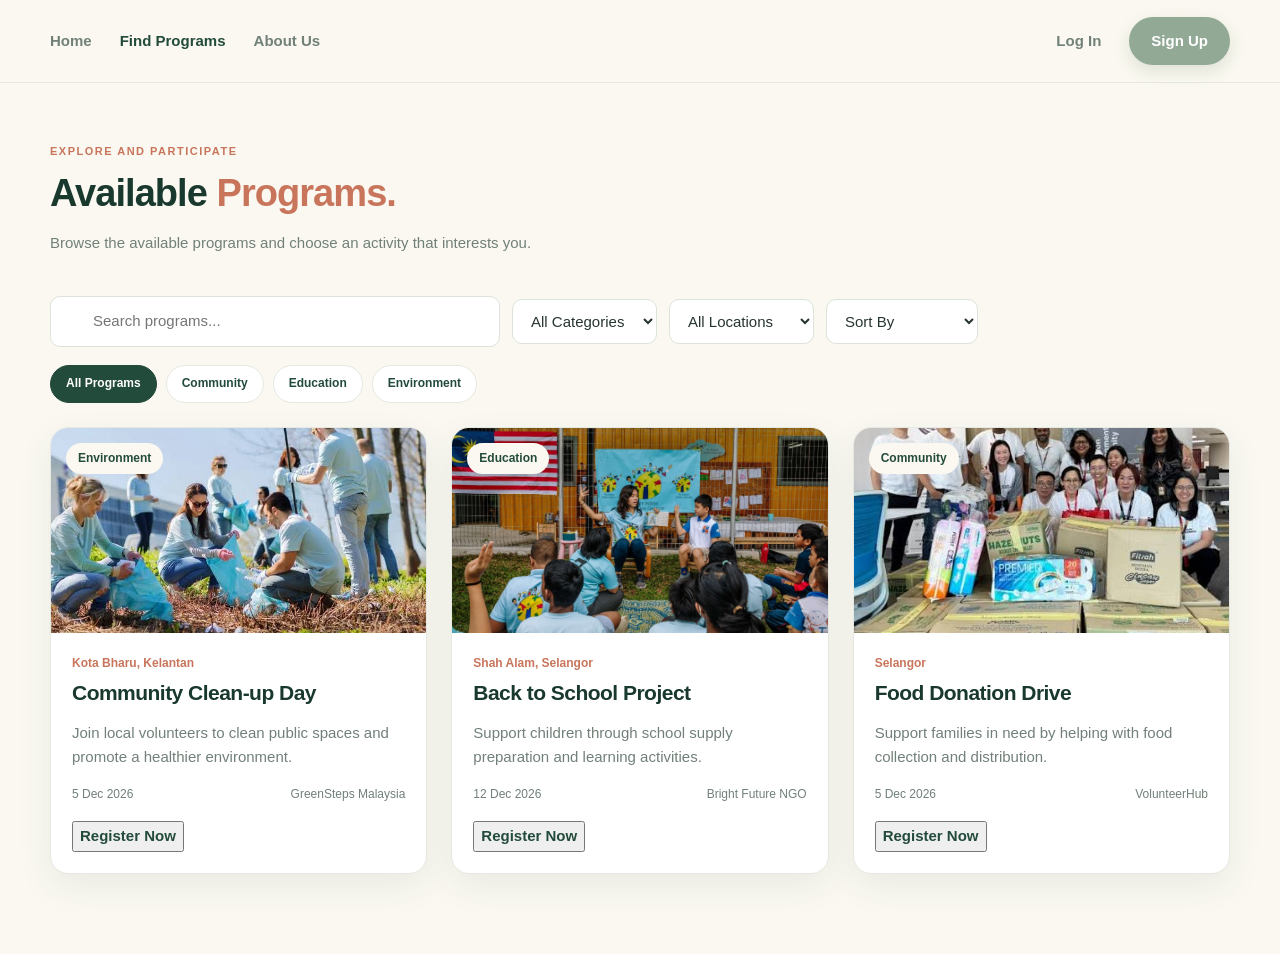
<file: Programs.html>
<!DOCTYPE html>
<html lang="en"><head><meta http-equiv="Content-Type" content="text/html; charset=UTF-8">
    
    <meta name="viewport" content="width=device-width, initial-scale=1.0">
    <title>Find Programs | VolunteerHub</title>
    <link rel="stylesheet" href="style.css">
</head>

<body>
    <header class="nav">

        <input type="checkbox" id="navToggle">

        <div class="nav-container">

            <nav class="nav-links">
                <a href="index.html">Home</a>
                <a href="Programs.html" class="active">Find Programs</a>
                <a href="index.html">About Us</a>
            </nav>

            <div class="nav-actions">
                <a href="login.html" class="login-link">Log In</a>
                <a href="login.html" class="nav-button">Sign Up</a>
            </div>

        </div>

    </header>

    <section class="program-list-section section" id="programs">

        <div class="container">

            <div class="section-head">
                <div>
                    <span class="eyebrow">EXPLORE AND PARTICIPATE</span>

                    <h2>
                        Available
                        <em>Programs.</em>
                    </h2>

                    <p class="program-intro">
                        Browse the available programs and choose
                        an activity that interests you.
                    </p>
                </div>
            </div>

            <div class="search-filter">

                <div class="search-box">
                    <i class="bi bi-search"></i>

                    <input type="text" id="searchInput" placeholder="Search programs...">
                </div>

                <select id="categoryFilter">
                    <option value="all">All Categories</option>
                    <option value="Community">Community</option>
                    <option value="Education">Education</option>
                    <option value="Environment">Environment</option>
                </select>

                <select id="locationFilter">
                    <option value="all">All Locations</option>
                    <option value="Kelantan">Kelantan</option>
                    <option value="Selangor">Selangor</option>
                </select>

                <select id="sortFilter">
                    <option value="default">Sort By</option>
                    <option value="name">Program Name</option>
                </select>

            </div>

            <div class="category-list">

                <button class="category-chip active" data-category="all">
                    All Programs
                </button>

                <button class="category-chip" data-category="Community">
                    Community
                </button>

                <button class="category-chip" data-category="Education">
                    Education
                </button>

                <button class="category-chip" data-category="Environment">
                    Environment
                </button>

            </div>

            <div class="program-grid" id="programGrid">
            </div>

        </div>

    </section>
    <script src="js/demo-seed.js?v=20261126c"></script>
    <script src="js/programs.js"></script>
</body></html>
</file>
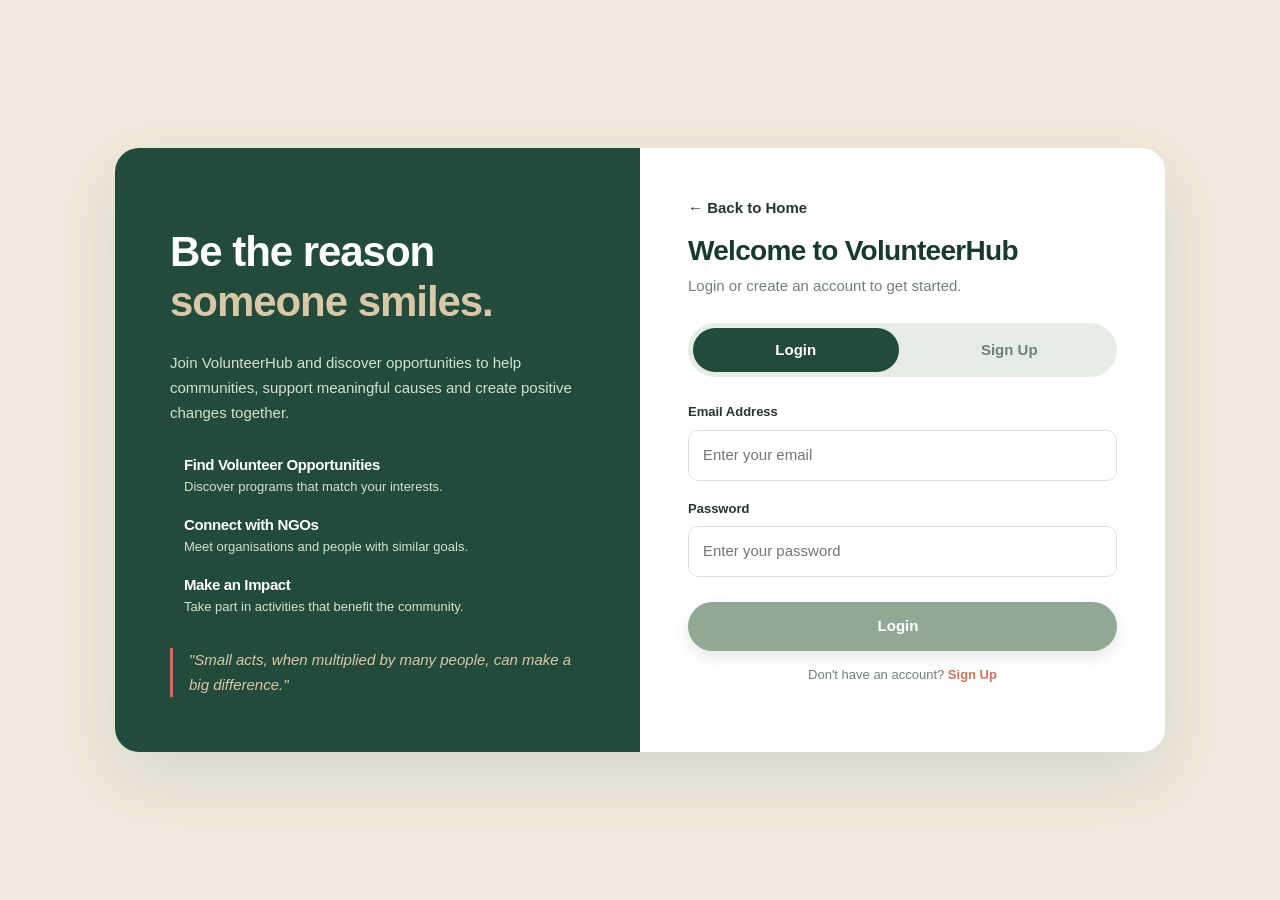
<file: volunteer-dashboard.html>
<!DOCTYPE html>
<html lang="en">

<head>
    <meta charset="UTF-8">
    <meta name="viewport" content="width=device-width, initial-scale=1.0">
    <title>Volunteer Dashboard | VolunteerHub</title>
    <link rel="stylesheet" href="style.css">
</head>

<body>

    <div class="dashboard-container">

        <!-- Sidebar -->
        <aside class="sidebar" id="sidebar">

            <a href="index.html" class="brand">
                <div class="brand-icon">V</div>
                <span>Volunteer<span class="brand-light">Hub</span></span>
            </a>

            <p class="menu-label">MAIN MENU</p>

            <nav class="sidebar-nav">

                <a href="volunteer-dashboard.html" class="nav-link active">
                    <span>Dashboard</span>
                </a>

                <a href="Programs.html" class="nav-link">
                    <span>Find Programs</span>
                </a>

            </nav>

            <div class="sidebar-bottom">
                <a href="login.html" class="nav-link logout-link">
                    <span>Log Out</span>
                </a>
            </div>
        </aside>
        <main class="main-content">
            <header class="topbar">

                <div class="mobile-brand">
                    <div class="brand-icon">V</div>
                    <strong>VolunteerHub</strong>
                </div>
            </header>
            <section class="welcome-banner">

                <div class="welcome-content">

                    <h2>Welcome back!</h2>

                    <p>
                        Every small action makes a difference.
                        Continue your journey and make a positive impact in the community.
                    </p>

                </div>

            </section>
            <section class="summary-grid">

                <div class="summary-card">

                    <div class="summary-top">
                        <div class="summary-icon purple-icon"></div>
                        <span class="summary-caption">All activities</span>
                    </div>

                    <h2 id="totalRegistered">0</h2>
                    <p>Total Activities</p>

                </div>


                <div class="summary-card">

                    <div class="summary-top">
                        <div class="summary-icon orange-icon"></div>
                        <span class="summary-caption">Awaiting response</span>
                    </div>

                    <h2 id="pendingCount">0</h2>
                    <p>Pending Approval</p>

                </div>


                <div class="summary-card">

                    <div class="summary-top">
                        <div class="summary-icon green-icon"></div>
                        <span class="summary-caption">Confirmed programs</span>
                    </div>

                    <h2 id="approvedCount">0</h2>
                    <p>Approved Programs</p>

                </div>


                <div class="summary-card">

                    <div class="summary-top">
                        <div class="summary-icon blue-icon"></div>
                        <span class="summary-caption">Completed activities</span>
                    </div>

                    <h2 id="volunteerHours">0</h2>
                    <p>Volunteer Hours</p>

                </div>

            </section>
            <section class="content-section">

                <div class="section-header">

                    <div>
                        <h2>My Activities</h2>
                        <p>
                            Keep track of your program registrations and participation.
                        </p>
                    </div>

                    <a href="Programs.html" class="text-link">
                        Find Programs
                    </a>

                </div>

                <div class="activity-toolbar">

                    <div class="activity-search">

                        <span>⌕</span>

                        <input
                            type="text"
                            id="activitySearch"
                            placeholder="Search your activities...">

                    </div>
                    <select id="activityCategory">
                        <option value="all">All Categories</option>
                        <option value="Disaster Relief">Disaster Relief</option>
                        <option value="Education">Education</option>
                        <option value="Environment">Environment</option>
                        <option value="Community">Community</option>
                    </select>

                </div>
                <div class="activity-list" id="activityList">
                </div>
                <div class="empty-state" id="emptyActivities" style="display: none;">

                    <div class="empty-icon"></div>

                    <h3>No activities found</h3>

                    <p>
                        There are no activities matching your selection.
                    </p>

                </div>

            </section>
            <section class="content-section">

                <div class="section-header">

                    <div>
                        <h2>Upcoming Programs</h2>
                        <p>
                            Discover more opportunities to get involved.
                        </p>
                    </div>

                    <a href="Programs.html" class="text-link">
                        View All Programs
                    </a>

                </div>


                <div class="upcoming-grid">
                    <article class="upcoming-card">
                        <div class="program-image"><img src="image/cleanup.jpeg" alt="Community clean-up volunteering"><span class="category-tag">ENVIRONMENT</span></div>
                        <div class="upcoming-content"><h3>Community Clean-up Day</h3><p>GreenSteps Malaysia</p><div class="upcoming-meta"><span>5 December 2026</span><span>Kota Bharu, Kelantan</span></div><a href="Programs.html" class="program-link">View Program</a></div>
                    </article>
                    <article class="upcoming-card">
                        <div class="program-image"><img src="image/school.jpg" alt="Back to School Project"><span class="category-tag">EDUCATION</span></div>
                        <div class="upcoming-content"><h3>Back to School Project</h3><p>Bright Future NGO</p><div class="upcoming-meta"><span>12 December 2026</span><span>Shah Alam, Selangor</span></div><a href="Programs.html" class="program-link">View Program</a></div>
                    </article>
                    <article class="upcoming-card">
                        <div class="program-image"><img src="image/food.jpeg" alt="Food Donation Drive"><span class="category-tag">COMMUNITY</span></div>
                        <div class="upcoming-content"><h3>Food Donation Drive</h3><p>Komuniti Prihatin Kelantan</p><div class="upcoming-meta"><span>5 December 2026</span><span>Selangor</span></div><a href="Programs.html" class="program-link">View Program</a></div>
                    </article>
                </div>

            </section>

            <footer class="dashboard-footer">
                © 2026 VolunteerHub. Connecting people through volunteering.
            </footer>

        </main>

    </div>
    <script src="js/demo-seed.js?v=20261126c"></script>
    <script src="js/programs.js"></script>
<script src="js/session.js"></script>
    <script src="js/volunteer-dashboard.js"></script>

</body>
</html>
</file>
<file: style.css>
:root {
  --forest: #234b3b;
  --forest-deep: #19392e;
  --sage: #91a995;
  --sage-light: #e5ede5;
  --sand: #d9c8a7;
  --sand-light: #f1eadc;
  --terracotta: #c8755b;
  --terracotta-light: #f7e8e2;
  --cream: #faf8f1;
  --white: #ffffff;
  --ink: #26352e;
  --muted: #718078;
  --line: #e5e9e2;
  --success: #477b5c;
  --warning: #b77b35;
  --danger: #b85e50;
  --shadow: 0 12px 34px rgba(35, 75, 59, .08);
  --radius: 18px;
  --font-body: 'DM Sans', sans-serif;
  --font-heading: 'Fraunces', Georgia, serif;
}

* { box-sizing: border-box; }
html { scroll-behavior: smooth; }
body {
  margin: 0;
  color: var(--ink);
  background: var(--cream);
  font-family: var(--font-body);
  font-size: 15px;
  line-height: 1.65;
}
img { display: block; max-width: 100%; }
a { color: var(--forest); text-decoration: none; }
button, input, select, textarea { font: inherit; }
button, a { -webkit-tap-highlight-color: transparent; }
button { cursor: pointer; }
h1, h2, h3, h4 {
  color: var(--forest-deep);
  font-family: var(--font-heading);
  font-weight: 600;
  line-height: 1.2;
  margin-top: 0;
}
p { color: var(--muted); }
:focus-visible { outline: 3px solid rgba(200,117,91,.45); outline-offset: 3px; }
.logo, .brand {
  display: inline-flex;
  align-items: center;
  gap: 11px;
  color: var(--forest);
  font-weight: 700;
  font-size: 20px;
  letter-spacing: -.5px;
}
.logo-icon, .brand-icon {
  display: grid;
  place-items: center;
  width: 40px;
  height: 40px;
  flex: 0 0 40px;
  border-radius: 13px;
  background: var(--sage-light);
  color: var(--forest);
  font-weight: 700;
}
.logo-highlight, .brand-light, .brand h2 span { color: var(--terracotta); }
.header, .nav, .top-nav {
  position: relative;
  z-index: 5;
  background: rgba(250,248,241,.96);
  border-bottom: 1px solid var(--line);
}
.nav-container {
  width: min(1180px, calc(100% - 48px));
  min-height: 82px;
  margin: auto;
  display: flex;
  align-items: center;
  justify-content: space-between;
  gap: 28px;
}
.nav-links, .nav-actions {
  display: flex;
  align-items: center;
  gap: 28px;
}
.nav-links a, .login-link {
  color: var(--muted);
  font-weight: 600;
  transition: color .2s ease;
}
.nav-links a:hover, .nav-links a.active, .login-link:hover { color: var(--forest); }
.nav-button, .btn-primary, .primary-btn, .auth-submit, .cta-button,
button.primary, .btn.primary {
  display: inline-flex;
  align-items: center;
  justify-content: center;
  gap: 9px;
  border: 0;
  border-radius: 999px;
  padding: 12px 22px;
  color: var(--white);
  background: var(--sage);
  font-weight: 700;
  box-shadow: 0 6px 16px rgba(80,115,87,.16);
  transition: transform .2s, background .2s, box-shadow .2s;
}
.nav-button:hover, .btn-primary:hover, .primary-btn:hover, .auth-submit:hover,
.cta-button:hover, button.primary:hover, .btn.primary:hover {
  background: var(--forest);
  transform: translateY(-2px);
}
.btn-secondary, .outline-btn, .btn.secondary {
  display: inline-flex;
  justify-content: center;
  align-items: center;
  padding: 11px 21px;
  border: 1px solid #cbd8cb;
  border-radius: 999px;
  color: var(--forest);
  background: transparent;
  font-weight: 700;
}
.btn-secondary:hover, .outline-btn:hover, .btn.secondary:hover { background: var(--sage-light); }
#navToggle { display: none; }
.menu-toggle { display: none; }

.hero {
  width: min(1180px, calc(100% - 48px));
  margin: 58px auto 70px;
  display: grid;
  grid-template-columns: 1fr 1fr;
  align-items: center;
  gap: 64px;
}
.hero-content { max-width: 570px; }
.eyebrow, .section-label, .welcome-tag, .intro-badge {
  display: inline-flex;
  align-items: center;
  gap: 9px;
  color: var(--terracotta);
  font-size: 11px;
  font-weight: 700;
  letter-spacing: 1.5px;
}
.eyebrow-dot { width: 8px; height: 8px; border-radius: 50%; background: var(--terracotta); }
.hero h1 { margin: 20px 0; font-size: clamp(42px, 5vw, 66px); }
.hero h1 span, .section-heading h2 span, .about-content h2 span, .contact h2 span { color: var(--terracotta); }
.hero-content > p { max-width: 520px; font-size: 17px; }
.hero-buttons { display: flex; flex-wrap: wrap; gap: 14px; margin-top: 28px; }
.hero-note { display: flex; align-items: center; gap: 10px; margin-top: 28px; color: var(--muted); }
.note-icon { color: var(--terracotta); }
.hero-image { position: relative; padding: 0 0 24px 24px; }
.hero-image > img { width: 100%; height: 480px; object-fit: cover; border-radius: 42% 18px 18px 18px; box-shadow: var(--shadow); }
.image-decoration { position: absolute; inset: 22px -16px -1px 48px; z-index: -1; border: 2px solid var(--sand); border-radius: 42% 18px 18px 18px; }
.floating-card {
  position: absolute; left: 0; bottom: 0; display: flex; align-items: center; gap: 13px;
  padding: 16px 20px; border-radius: 16px; background: var(--white); box-shadow: var(--shadow);
}
.floating-icon { display: grid; place-items: center; width: 42px; height: 42px; border-radius: 13px; color: var(--terracotta); background: var(--terracotta-light); font-size: 22px; }
.floating-card strong, .floating-card small { display: block; }
.floating-card small { color: var(--muted); }
.statistics {
  display: flex; justify-content: center; align-items: center; gap: clamp(24px, 6vw, 75px);
  padding: 30px 24px; background: var(--forest); color: var(--white);
}
.stat-item { text-align: center; }
.stat-item h2 { margin: 0; color: var(--white); font: 600 32px var(--font-heading); }
.stat-item p { margin: 3px 0 0; color: #d4e0d6; font-size: 13px; }
.stat-divider { height: 42px; width: 1px; background: rgba(255,255,255,.25); }
.programs-section, .about-section, .contact { padding: 82px max(24px, calc((100% - 1180px)/2)); }
.programs-section { background: var(--cream); }
.section-heading { display: flex; align-items: end; justify-content: space-between; gap: 24px; margin-bottom: 30px; }
.section-heading h2 { margin: 10px 0; font-size: clamp(28px, 3vw, 40px); }
.section-heading p { margin-bottom: 0; }
.view-all, .program-link { color: var(--forest); font-weight: 700; }
.program-grid { display: grid; grid-template-columns: repeat(3, minmax(0,1fr)); gap: 24px; }
.program-card, .summary-card, .panel, .organisation-card, .account-panel, .stat-card,
.auth-card, .content-section, .verification-panel, .activity-panel {
  background: var(--white); border: 1px solid var(--line); border-radius: var(--radius); box-shadow: var(--shadow);
}
.program-card { overflow: hidden; }
.program-image { position: relative; height: 205px; background: var(--sand-light); }
.program-image img { width: 100%; height: 100%; object-fit: cover; }
.category-tag { position: absolute; top: 15px; left: 15px; padding: 6px 12px; border-radius: 99px; background: var(--cream); color: var(--forest); font-size: 12px; font-weight: 700; }
.program-info, .program-details { padding: 21px; }
.program-location { color: var(--terracotta); font-size: 12px; font-weight: 700; }
.program-info h3, .program-details h3 { margin: 7px 0; font-size: 21px; }
.program-meta { display: flex; flex-wrap: wrap; justify-content: space-between; gap: 8px; color: var(--muted); font-size: 12px; }
.program-link { display: inline-block; margin-top: 16px; }
.about-section { display: grid; grid-template-columns: 1fr 1fr; gap: 65px; align-items: center; background: var(--sand-light); }
.about-image { position: relative; }
.about-image img { width: 100%; height: 430px; object-fit: cover; border-radius: 18px 110px 18px 18px; }
.about-image-label { position: absolute; bottom: 18px; left: 18px; padding: 13px 18px; border-radius: 12px; background: var(--white); color: var(--forest); font-weight: 700; }
.about-content h2, .contact h2 { font-size: clamp(30px, 3.4vw, 44px); margin: 13px 0 20px; }
.about-features { display: grid; gap: 15px; margin: 24px 0; }
.feature-item { display: flex; align-items: center; gap: 14px; }
.feature-icon { width: 12px; height: 12px; border-radius: 50%; background: var(--sage); }
.feature-item strong, .feature-item small { display: block; }
.feature-item small { color: var(--muted); }
.contact { position: relative; overflow: hidden; text-align: center; background: var(--forest); }
.contact h2, .contact h2 span { color: var(--white); }
.contact p { color: #d4e0d6; max-width: 550px; margin: 0 auto 25px; }
.contact .section-label { color: var(--sand); }
.footer-bottom { display: flex; justify-content: space-between; gap: 20px; margin-top: 24px; padding-top: 16px; font-size: 12px; }
.auth-page { min-height: 100vh; background: var(--sand-light); }
.auth-main { min-height: 100vh; padding: 38px 24px; display: grid; place-items: center; }
.auth-container { width: min(1050px, 100%); display: grid; grid-template-columns: 1fr 1fr; overflow: hidden; border-radius: 24px; background: var(--white); box-shadow: 0 24px 70px rgba(35,75,59,.13); }
.auth-intro { padding: 55px; background: var(--forest); color: var(--white); }
.auth-intro h1 { margin: 24px 0; color: var(--white); font-size: 42px; }
.auth-intro h1 span { color: var(--sand); }
.auth-intro > p, .benefit-item p { color: #d4e0d6; }
.intro-badge { color: var(--sand); }
.benefit-list { display: grid; gap: 19px; margin: 30px 0; }
.benefit-item { display: flex; align-items: flex-start; gap: 14px; }
.benefit-item > i { color: var(--sand); font-size: 20px; }
.benefit-item h3 { color: var(--white); font: 600 15px var(--font-body); margin: 0; }
.benefit-item p { margin: 3px 0 0; font-size: 13px; }
.auth-quote { border-left: 3px solid var(--terracotta); padding-left: 16px; color: var(--sand); font-style: italic; }
.auth-card { border: 0; border-radius: 0; padding: 48px; box-shadow: none; }
.auth-card-heading { margin-bottom: 24px; }
.auth-card-heading h2 { margin-bottom: 6px; font-size: 28px; }
.auth-card-heading p { margin-top: 0; }
.auth-tabs, .tab-navigation { display: flex; gap: 8px; padding: 5px; border-radius: 999px; background: var(--sage-light); margin-bottom: 24px; }
.auth-tabs button, .tab-btn { flex: 1; border: 0; border-radius: 999px; padding: 10px; color: var(--muted); background: transparent; font-weight: 700; }
.auth-tabs button.active, .tab-btn.active { color: var(--white); background: var(--forest); }
.form-group { display: flex; flex-direction: column; gap: 7px; margin-bottom: 17px; }
.form-group label { color: var(--ink); font-size: 13px; font-weight: 700; }
input, select, textarea {
  width: 100%; min-width: 0; padding: 12px 14px; border: 1px solid #dce3da; border-radius: 10px;
  color: var(--ink); background: var(--white); outline: none; transition: border .2s, box-shadow .2s;
}
input:focus, select:focus, textarea:focus { border-color: var(--sage); box-shadow: 0 0 0 3px rgba(145,169,149,.18); }
textarea { resize: vertical; }
.password-field { display: flex; align-items: center; position: relative; }
.password-field input { padding-right: 48px; }
.password-toggle { position: absolute; right: 8px; border: 0; background: transparent; color: var(--muted); }
.form-row, .form-grid { display: grid; grid-template-columns: repeat(2,minmax(0,1fr)); gap: 14px; }
.auth-submit { width: 100%; margin-top: 8px; }
.auth-switch { text-align: center; font-size: 13px; }
.auth-switch a { color: var(--terracotta); font-weight: 700; }
.role-hint, .form-error { font-size: 12px; color: var(--muted); }
.form-error { color: var(--danger); }
.alert { padding: 10px 13px; margin-bottom: 14px; border-radius: 9px; background: var(--terracotta-light); color: var(--danger); }
.dashboard-layout, .dashboard-container { min-height: 100vh; display: flex; }
.sidebar {
  width: 255px; flex: 0 0 255px; display: flex; flex-direction: column; gap: 25px;
  padding: 28px 20px; background: var(--forest); color: var(--white);
}
.sidebar .logo, .sidebar .brand { color: var(--white); }
.sidebar .logo-highlight, .sidebar .brand-light { color: var(--sand); }
.sidebar-heading, .sidebar-label, .menu-label { margin: 5px 10px 0; color: #bdcfc2; font-size: 10px; font-weight: 700; letter-spacing: 1.5px; }
.sidebar-menu, .sidebar-nav { display: grid; gap: 7px; }
.menu-link, .nav-link {
  display: flex; align-items: center; gap: 12px; padding: 12px 13px; border-radius: 10px;
  color: #e0e9e1; font-weight: 600; transition: background .2s;
}
.menu-link:hover, .nav-link:hover, .menu-link.active, .nav-link.active { color: var(--white); background: rgba(255,255,255,.13); }
.sidebar-bottom { margin-top: auto; }
.logout-btn, .logout-link {
  display: inline-flex; align-items: center; justify-content: center; width: 100%; padding: 11px 14px;
  border: 1px solid rgba(255,255,255,.25); border-radius: 10px; color: var(--white); background: transparent;
}
.logout-btn:hover, .logout-link:hover { background: rgba(255,255,255,.12); }
.main-content { min-width: 0; flex: 1; padding: 30px clamp(20px, 4vw, 54px); }
.topbar { display: flex; align-items: center; justify-content: space-between; gap: 20px; margin-bottom: 30px; }
.topbar h2 { margin: 0; font-size: 24px; }
.topbar p { margin: 2px 0 0; }
.topbar-date { color: var(--muted); font-size: 13px; }
.welcome-section, .welcome-banner {
  display: flex; justify-content: space-between; align-items: center; gap: 25px;
  padding: 28px; margin-bottom: 25px; border-radius: var(--radius); background: var(--sand-light);
}
.welcome-section h1 { margin: 6px 0; font-size: 32px; }
.welcome-banner { background: var(--forest); color: var(--white); }
.welcome-banner h2 { color: var(--white); font-size: 30px; }
.welcome-banner p { color: #d4e0d6; }
.welcome-decoration { display: flex; align-items: center; justify-content: center; min-width: 120px; }
.welcome-symbol { font-size: 70px; color: var(--sand); }
.stats-grid, .summary-grid { display: grid; grid-template-columns: repeat(4,minmax(0,1fr)); gap: 17px; margin-bottom: 27px; }
.summary-card, .stat-card { padding: 21px; }
.summary-card h2, .stat-card h2 { margin: 10px 0 2px; color: var(--forest); font-size: 30px; }
.summary-card p, .stat-card p { margin: 0; font-size: 13px; }
.summary-top { display: flex; align-items: center; justify-content: space-between; gap: 10px; color: var(--muted); font-size: 13px; }
.summary-icon { width: 34px; height: 34px; border-radius: 11px; background: var(--sage-light); }
.summary-icon.orange, .activity-icon.orange { background: var(--terracotta-light); }
.summary-icon.purple, .activity-icon.purple { background: var(--sand-light); }
.summary-icon.teal, .activity-icon.teal { background: var(--sage-light); }
.summary-icon.blue { background: #e8eef0; }
.content-section { padding: 25px; margin: 24px 0; }
.content-section .section-heading { margin-bottom: 20px; }
.section-heading h2 { font-size: 27px; }
.panel { padding: 23px; }
.analytics-grid, .lower-grid { display: grid; grid-template-columns: 1.4fr 1fr; gap: 20px; margin-bottom: 22px; }
.panel-heading { display: flex; justify-content: space-between; align-items: center; gap: 18px; margin-bottom: 20px; }
.panel-heading h3 { margin: 0; font-size: 20px; }
.panel-heading p { margin: 3px 0 0; font-size: 13px; }
.section-tag, .total-label { padding: 7px 12px; border-radius: 99px; background: var(--sand-light); color: var(--forest); font-size: 12px; font-weight: 700; }
.chart-legend, .distribution-legend { display: flex; gap: 18px; font-size: 12px; color: var(--muted); }
.legend-dot, .status-dot { display: inline-block; width: 9px; height: 9px; margin-right: 5px; border-radius: 50%; background: var(--sage); }
.purple-dot { background: var(--terracotta); }
.teal-dot { background: var(--sage); }
.bar-chart { display: flex; min-height: 220px; gap: 12px; margin-top: 20px; }
.chart-y-axis { display: flex; flex-direction: column; justify-content: space-between; color: var(--muted); font-size: 10px; }
.chart-content { position: relative; flex: 1; display: flex; }
.chart-grid-lines { position: absolute; inset: 0; display: flex; flex-direction: column; justify-content: space-between; }
.chart-grid-lines span { border-top: 1px dashed var(--line); }
.bar-groups { position: relative; z-index: 1; width: 100%; display: flex; align-items: stretch; justify-content: space-around; }
.bar-group { display: flex; flex-direction: column; align-items: center; justify-content: flex-end; gap: 8px; color: var(--muted); font-size: 11px; }
.bars { height: 190px; display: flex; align-items: flex-end; gap: 5px; }
.bar { width: 13px; min-height: 4px; border-radius: 5px 5px 0 0; background: var(--sage); }
.volunteer-bar { background: var(--terracotta); }
.ngo-bar { background: var(--sage); }
.account-chart { display: grid; place-items: center; padding: 8px; }
.donut-chart { display: grid; place-items: center; width: 175px; height: 175px; border-radius: 50%; background: conic-gradient(var(--sage) 0 77%, var(--terracotta) 77% 100%); }
.donut-center { display: grid; place-content: center; width: 115px; height: 115px; border-radius: 50%; background: var(--white); text-align: center; }
.donut-center strong { color: var(--forest); font-size: 24px; }
.donut-center small { color: var(--muted); }
.distribution-legend { display: grid; gap: 10px; }
.distribution-legend > div { display: flex; justify-content: space-between; }
.verification-number { display: flex; align-items: center; gap: 12px; }
.verification-number strong { color: var(--terracotta); font-size: 32px; }
.progress-track { height: 9px; margin: 18px 0 8px; overflow: hidden; border-radius: 99px; background: var(--sand-light); }
.progress-fill { width: 88%; height: 100%; border-radius: inherit; background: var(--sage); }
.progress-labels, .verification-status { display: flex; justify-content: space-between; color: var(--muted); font-size: 12px; }
.verification-status { padding-top: 12px; }
.verified-dot { background: var(--success); }
.pending-dot { background: var(--warning); }
.activity-item { display: flex; gap: 13px; padding: 13px 0; border-bottom: 1px solid var(--line); }
.activity-item:last-child { border: 0; }
.activity-icon { width: 34px; height: 34px; flex: 0 0 34px; border-radius: 10px; background: var(--sage-light); }
.activity-details strong { color: var(--ink); }
.activity-details p, .activity-details small { margin: 2px 0; font-size: 12px; }
.dashboard-footer, .page-footer { padding: 20px 0; color: var(--muted); font-size: 12px; }

/* Account management, tables, statuses */
.main-container { width: min(1250px, calc(100% - 48px)); margin: 36px auto; }
.page-heading { margin-bottom: 25px; }
.page-heading h1 { margin: 5px 0; font-size: 34px; }
.account-panel { padding: 25px; margin-top: 25px; }
.tab-navigation { width: fit-content; max-width: 100%; margin: 20px 0; }
.tab-btn { white-space: nowrap; padding: 10px 18px; }
.tab-count { margin-left: 7px; padding: 2px 7px; border-radius: 99px; background: rgba(255,255,255,.2); }
.tab-content { display: none; }
.tab-content.active { display: block; }
.content-heading { display: flex; justify-content: space-between; align-items: center; gap: 18px; margin: 20px 0; }
.content-heading h3 { margin: 0; font-size: 21px; }
.content-heading p { margin: 4px 0 0; }
.toolbar { display: flex; justify-content: space-between; gap: 13px; margin: 17px 0; }
.search-box { position: relative; flex: 1; max-width: 430px; }
.search-box span { position: absolute; left: 13px; top: 8px; color: var(--muted); font-size: 20px; }
.search-box input { padding-left: 40px; }
.toolbar select { width: auto; min-width: 150px; }
.table-responsive { width: 100%; overflow-x: auto; }
table { width: 100%; border-collapse: collapse; white-space: nowrap; }
th, td { padding: 14px 13px; border-bottom: 1px solid var(--line); text-align: left; }
th { color: var(--muted); background: #f7f8f3; font-size: 11px; letter-spacing: .5px; text-transform: uppercase; }
td { font-size: 13px; }
.account-cell { display: flex; align-items: center; gap: 11px; }
.account-avatar, .admin-avatar { display: grid; place-items: center; width: 36px; height: 36px; border-radius: 50%; background: var(--sage-light); color: var(--forest); font-weight: 700; }
.account-cell strong, .account-cell span { display: block; }
.account-cell span { color: var(--muted); font-size: 11px; }
.purple-avatar, .blue-avatar { background: var(--sand-light); }
.orange-avatar { background: var(--terracotta-light); }
.teal-avatar { background: var(--sage-light); }
.status { display: inline-flex; padding: 5px 10px; border-radius: 99px; font-size: 11px; font-weight: 700; background: var(--sage-light); color: var(--success); }
.status.pending { color: var(--warning); background: #f7efdf; }
.status.rejected, .status.inactive { color: var(--danger); background: var(--terracotta-light); }
.action-group { display: flex; gap: 6px; }
.action-btn { padding: 7px 11px; border: 0; border-radius: 8px; color: var(--forest); background: var(--sage-light); font-size: 12px; font-weight: 700; }
.approve-btn { color: var(--success); background: var(--sage-light); }
.reject-btn { color: var(--danger); background: var(--terracotta-light); }
.empty-message { padding: 20px; text-align: center; color: var(--muted); }
.top-nav { display: flex; justify-content: space-between; align-items: center; padding: 14px max(24px, calc((100% - 1250px)/2)); }
.top-nav .nav-links { gap: 20px; }
.nav-right, .admin-profile { display: flex; align-items: center; gap: 12px; }
.admin-info strong, .admin-info span { display: block; }
.admin-info span { color: var(--muted); font-size: 11px; }
.top-nav .logout-btn { width: auto; color: var(--forest); border-color: var(--line); }
.organisation-card { padding: 24px; }
.organisation-header { display: flex; align-items: center; gap: 17px; padding-bottom: 22px; border-bottom: 1px solid var(--line); }
.organisation-logo { display: grid; place-items: center; width: 58px; height: 58px; border-radius: 17px; background: var(--sage-light); color: var(--forest); font-weight: 700; font-size: 20px; }
.organisation-header h3 { margin: 0; font-size: 22px; }
.organisation-header p { margin: 3px 0 8px; }
.verified-badge { padding: 5px 10px; border-radius: 99px; color: var(--success); background: var(--sage-light); font-size: 11px; font-weight: 700; }
.organisation-info-grid { display: grid; grid-template-columns: repeat(2,minmax(0,1fr)); gap: 20px; padding-top: 22px; }
.info-item small, .info-item strong { display: block; }
.info-item small { color: var(--muted); }
.info-item strong { color: var(--ink); font-size: 13px; overflow-wrap: anywhere; }
.full-info { grid-column: 1 / -1; }
.add-program-box { margin: 20px 0; padding: 17px; border: 1px solid var(--line); border-radius: 14px; background: #fbfcf8; }
.add-program-box summary { color: var(--forest); font-weight: 700; cursor: pointer; }
.program-form { padding-top: 18px; }
.program-form .form-group { margin-bottom: 14px; }
.program-form textarea { min-height: 90px; }
.program-status { display: inline-block; padding: 5px 10px; border-radius: 99px; color: var(--success); background: var(--sage-light); font-size: 11px; font-weight: 700; }
.environment-image { display: flex; align-items: end; padding: 16px; color: var(--white); background: linear-gradient(135deg,var(--forest),var(--sage)); }
.environment-image span { font-weight: 700; letter-spacing: 1px; }
.program-footer { display: flex; justify-content: space-between; align-items: center; gap: 12px; margin-top: 14px; }
.info-card, .volunteer-card, .activity-card { padding: 20px; border: 1px solid var(--line); border-radius: var(--radius); background: var(--white); box-shadow: var(--shadow); }
.program-hero, .page-banner { padding: 48px max(24px, calc((100% - 1180px)/2)); background: var(--sand-light); }
.program-hero h1, .page-banner h1 { margin: 8px 0; font-size: 38px; }
.program-filters, .filter-bar { display: flex; flex-wrap: wrap; gap: 12px; align-items: center; margin: 24px 0; }
.program-card .btn, .program-button { margin-top: 12px; }
.full { width: 100%; }
.primary-btn { text-align: center; }
.status-open, .available { color: var(--success); background: var(--sage-light); padding: 5px 10px; border-radius: 99px; font-size: 11px; font-weight: 700; }
.top-nav .nav-links a.active { color: var(--forest); }
#volFields, #ngoFields, #commonFields { width: 100%; }
[hidden] { display: none !important; }
@media (max-width: 1000px) {
  .hero { gap: 35px; }
  .stats-grid, .summary-grid { grid-template-columns: repeat(2,minmax(0,1fr)); }
  .analytics-grid, .lower-grid { grid-template-columns: 1fr; }
  .sidebar { width: 225px; flex-basis: 225px; }
  .auth-intro, .auth-card { padding: 36px; }
}
@media (max-width: 760px) {
  .nav-container { width: calc(100% - 32px); min-height: 70px; flex-wrap: wrap; }
  .menu-toggle { display: flex; flex-direction: column; gap: 5px; padding: 10px; cursor: pointer; }
  .menu-toggle span { width: 23px; height: 2px; background: var(--forest); }
  .nav-links, .nav-actions { display: none; width: 100%; }
  #navToggle:checked ~ .nav-container .nav-links,
  #navToggle:checked ~ .nav-container .nav-actions { display: flex; }
  .nav-container { align-items: center; }
  .hero, .about-section { grid-template-columns: 1fr; width: calc(100% - 36px); margin: 35px auto; }
  .hero-image > img { height: 340px; }
  .statistics { flex-wrap: wrap; gap: 20px 28px; }
  .stat-divider { display: none; }
  .programs-section, .about-section, .contact { padding: 55px 20px; }
  .program-grid { grid-template-columns: 1fr; }
  .section-heading, .content-heading, .footer-main, .footer-bottom { align-items: flex-start; flex-direction: column; }
  .about-image img { height: 300px; }
  .auth-container { grid-template-columns: 1fr; }
  .auth-intro { padding: 32px; }
  .auth-card { padding: 30px 24px; }
  .dashboard-layout, .dashboard-container { display: block; }
  .sidebar { width: 100%; min-height: auto; padding: 16px 20px; }
  .sidebar-heading, .sidebar-label, .menu-label { display: none; }
  .sidebar-menu, .sidebar-nav { display: flex; flex-wrap: wrap; }
  .sidebar-bottom { margin-top: 0; }
  .main-content { padding: 22px 17px; }
  .topbar, .welcome-section, .welcome-banner { align-items: flex-start; flex-direction: column; }
  .main-container { width: calc(100% - 30px); margin: 22px auto; }
  .account-panel, .content-section { padding: 17px; }
  .top-nav { align-items: flex-start; flex-direction: column; gap: 12px; }
  .top-nav .nav-links { display: flex; flex-wrap: wrap; }
  .nav-right { flex-wrap: wrap; }
  .toolbar { align-items: stretch; flex-direction: column; }
  .toolbar select, .search-box { width: 100%; max-width: none; }
  .organisation-info-grid { grid-template-columns: 1fr; }
  .full-info { grid-column: auto; }
}
@media (max-width: 480px) {
  .stats-grid, .summary-grid, .form-row, .form-grid { grid-template-columns: 1fr; }
  .hero h1 { font-size: 42px; }
  .auth-intro h1 { font-size: 34px; }
  .tab-navigation { width: 100%; flex-direction: column; border-radius: 14px; }
  .tab-btn { width: 100%; }
  .statistics { justify-content: space-around; }
  .stat-item { min-width: 40%; }
}
.program-list-section { padding: 55px 24px 80px; }
.program-list-section .container { width: min(1180px,100%); margin: 0 auto; }
.section-head { display: flex; justify-content: space-between; align-items: end; margin-bottom: 25px; }
.section-head h2 { margin: 8px 0; font-size: 38px; }
.section-head em { color: var(--terracotta); font-style: normal; }
.program-intro { max-width: 570px; }
.search-filter { display: flex; align-items: center; gap: 12px; margin: 24px 0 18px; }
.search-filter .search-box { flex: 1; max-width: 450px; }
.search-filter .search-box input { padding-left: 42px; }
.search-filter select { width: auto; min-width: 145px; }
.category-list { display: flex; flex-wrap: wrap; gap: 9px; margin-bottom: 24px; }
.category-chip { padding: 8px 15px; border: 1px solid var(--line); border-radius: 99px; color: var(--forest); background: var(--white); font-size: 12px; font-weight: 700; }
.category-chip:hover, .category-chip.active { border-color: var(--forest); color: var(--white); background: var(--forest); }
.program-category { position: absolute; top: 14px; left: 14px; padding: 5px 10px; border-radius: 99px; color: var(--forest); background: var(--cream); font-size: 11px; font-weight: 700; }
.program-content { padding: 20px; }
.program-content h3 { margin: 5px 0 10px; font-size: 21px; }
.program-content p { margin: 8px 0; }
.program-footer-info { display: flex; flex-wrap: wrap; gap: 12px; margin: 14px 0; color: var(--muted); font-size: 12px; }
.btn { border: 0; border-radius: 99px; padding: 11px 18px; font-weight: 700; }
.btn.primary { background: var(--sage); color: var(--white); }
.btn.full { width: 100%; }
.page-content { padding: 25px; }
.page-intro { margin-bottom: 25px; }
.breadcrumb { color: var(--muted); font-size: 12px; margin-bottom: 14px; }
.program-overview, .registration-section, .table-container, .info-note, .upcoming-card {
  padding: 22px; border: 1px solid var(--line); border-radius: var(--radius); background: var(--white); box-shadow: var(--shadow);
}
.program-selector, .program-tab { display: flex; align-items: center; gap: 12px; }
.program-count, .tab-number { padding: 4px 9px; border-radius: 99px; background: var(--sand-light); color: var(--forest); font-size: 12px; font-weight: 700; }
.registration-heading, .table-toolbar, .topbar-right, .activity-toolbar, .activity-meta, .upcoming-meta {
  display: flex; justify-content: space-between; align-items: center; gap: 14px;
}
.volunteer-profile { display: flex; align-items: center; gap: 10px; }
.volunteer-profile strong, .volunteer-profile span { display: block; }
.volunteer-profile span { color: var(--muted); font-size: 11px; }
.volunteer-avatar { display: grid; place-items: center; width: 36px; height: 36px; border-radius: 50%; background: var(--sage-light); color: var(--forest); font-size: 11px; font-weight: 700; }
.avatar-purple, .avatar-pink { background: var(--sand-light); }
.avatar-orange { background: var(--terracotta-light); }
.avatar-blue { background: #e8eef0; }
.avatar-teal { background: var(--sage-light); }
.action-buttons { display: flex; gap: 6px; }
.approved, .verified-status, .status-badge.approved { color: var(--success); background: var(--sage-light); }
.pending, .status-badge.pending { color: var(--warning); background: #f7efdf; }
.rejected, .status-badge.rejected { color: var(--danger); background: var(--terracotta-light); }
.info-note { display: flex; gap: 14px; margin-top: 22px; background: var(--sand-light); }
.info-icon { color: var(--terracotta); font-size: 23px; }
.table-footer { display: flex; justify-content: space-between; color: var(--muted); font-size: 12px; padding-top: 14px; }
.activity-toolbar { margin-bottom: 22px; }
.activity-search { flex: 1; }
.activity-list { display: grid; gap: 14px; }
.activity-item { display: flex; align-items: center; gap: 18px; padding: 18px; border: 1px solid var(--line); border-radius: 15px; background: var(--white); }
.activity-date { display: grid; place-items: center; min-width: 58px; padding: 9px; border-radius: 12px; background: var(--sand-light); color: var(--forest); }
.activity-date span, .activity-date small { font-size: 10px; font-weight: 700; }
.activity-date strong { font-size: 22px; }
.activity-details { flex: 1; min-width: 0; }
.activity-details h3 { margin: 5px 0; font-size: 19px; }
.category-label { color: var(--terracotta); font-size: 11px; font-weight: 700; }
.organisation-name { margin: 2px 0; }
.status-badge { display: inline-flex; padding: 5px 10px; border-radius: 99px; font-size: 11px; font-weight: 700; }
.activity-status-area { margin-left: auto; }
.upcoming-grid { display: grid; grid-template-columns: repeat(2,minmax(0,1fr)); gap: 18px; }
.upcoming-card { display: flex; gap: 16px; }
.upcoming-content { flex: 1; }
.upcoming-content h3 { margin: 4px 0; }
.decoration-circle { width: 55px; height: 55px; border: 1px solid rgba(255,255,255,.35); border-radius: 50%; }
.circle-two { margin: -20px 0 0 -18px; }
.empty-state { padding: 25px; text-align: center; color: var(--muted); }
@media (max-width:760px) {
  .search-filter, .activity-toolbar { align-items: stretch; flex-direction: column; }
  .search-filter select { width: 100%; }
  .section-head { align-items: flex-start; }
  .upcoming-grid { grid-template-columns: 1fr; }
  .activity-item { align-items: flex-start; flex-wrap: wrap; }
  .activity-status-area { margin-left: 0; }
}
.topbar-avatar {
  display: grid; place-items: center; width: 40px; height: 40px;
  flex: 0 0 40px; border-radius: 50%; background: var(--sage-light);
  color: var(--forest); font-weight: 700;
}
.mobile-brand { display: none; align-items: center; gap: 10px; color: var(--forest); font-weight: 700; }
.mobile-brand .brand-icon { display: grid; place-items: center; }
.verified-status { display: inline-flex; align-items: center; gap: 7px; padding: 7px 11px; border-radius: 99px; font-size: 11px; font-weight: 700; }
@media (max-width: 760px) {
  .mobile-brand { display: inline-flex; }
  .topbar-avatar { align-self: flex-start; }
}
.dashboard-layout, .dashboard-container { min-height: 100vh; align-items: stretch; }
.sidebar {
  position: sticky; top: 0; height: 100vh; min-height: 100vh;
  padding: 30px 18px 22px; gap: 28px; overflow-y: auto;
}
.sidebar .logo, .sidebar .brand { width: 100%; min-width: 0; font-size: 19px; line-height: 1.25; }
.sidebar .brand h2 { margin: 0; color: var(--white); font-family: var(--font-body); font-size: 19px; }
.sidebar .brand small { display: block; margin-top: 3px; color: #bdcfc2; font-size: 9px; letter-spacing: 1.3px; }
.sidebar-heading, .sidebar-label, .menu-label { margin: 0 10px -12px; font-size: 10px; line-height: 1.4; }
.sidebar-menu, .sidebar-nav { gap: 6px; }
.menu-link, .nav-link { min-height: 44px; padding: 11px 12px; font-size: 13px; line-height: 1.35; }
.menu-link span, .nav-link span { min-width: 0; }
.sidebar-bottom { padding-top: 14px; border-top: 1px solid rgba(255,255,255,.14); }
.logout-btn, .logout-link { min-height: 42px; font-size: 13px; }
.main-content { width: 0; padding: 32px clamp(22px, 3.5vw, 52px); }
.topbar { min-height: 54px; margin-bottom: 26px; }
.topbar h1, .topbar h2 { margin: 0; font-size: clamp(22px, 2vw, 27px); }
.topbar p { margin: 4px 0 0; font-size: 13px; }
.welcome-section, .welcome-banner { margin-bottom: 24px; padding: clamp(22px, 3vw, 32px); }
.summary-grid, .stats-grid { gap: 16px; margin-bottom: 24px; }
.summary-card, .stat-card { min-width: 0; border-radius: 15px; }
.summary-card h2, .stat-card h2 { font-size: 28px; }
.content-section, .panel, .account-panel { border-radius: 16px; }
.content-section { padding: clamp(18px, 2.5vw, 26px); }
.analytics-grid, .lower-grid { gap: 18px; }
.dashboard-footer { margin-top: 20px; }
[hidden] { display: none !important; }
.alert-success { color: var(--success); background: var(--sage-light); }
@media (max-width: 900px) {
  .sidebar { width: 220px; flex-basis: 220px; }
  .main-content { padding: 25px 20px; }
}
@media (max-width: 700px) {
  .dashboard-layout, .dashboard-container { display: block; }
  .sidebar { position: relative; top: auto; width: 100%; height: auto; min-height: 0; padding: 16px 18px; gap: 14px; }
  .sidebar-heading, .sidebar-label, .menu-label { display: none; }
  .sidebar-menu, .sidebar-nav { display: flex; flex-wrap: wrap; }
  .sidebar-bottom { margin-top: 0; padding-top: 10px; }
  .main-content { width: 100%; padding: 22px 16px; }
  .topbar { margin-bottom: 20px; }
}
.status.approved, .status.active { color: var(--success); background: var(--sage-light); }
.status.rejected { color: var(--danger); background: var(--terracotta-light); }
:root { --font-body: 'DM Sans', Arial, sans-serif; --font-heading: 'DM Sans', Arial, sans-serif; }
body, button, input, select, textarea { font-family: 'DM Sans', Arial, sans-serif; }
h1, h2, h3, h4 { font-family: 'DM Sans', Arial, sans-serif; letter-spacing: -0.025em; }
.sidebar .brand, .sidebar .logo, .top-nav > .logo { display: inline-flex; align-items: center; gap: 10px; text-decoration: none; }
.brand-icon, .logo-icon { width: 40px; height: 40px; min-width: 40px; border-radius: 12px; background: var(--forest); color: #fff; font-weight: 700; display: grid; place-items: center; }
.brand h2 { margin: 0; font: 700 20px 'DM Sans', Arial, sans-serif; }
.brand h2 span, .brand-light, .logo-highlight { color: var(--terracotta); }
.sidebar .nav-icon, .sidebar nav i[data-lucide], .sidebar nav svg { display: none !important; }
.sidebar .nav-link, .sidebar .menu-link { gap: 0; font-family: 'DM Sans', Arial, sans-serif; font-size: 14px; font-weight: 600; }
.sidebar { font-family: 'DM Sans', Arial, sans-serif; }
.top-nav { gap: 24px; }
.top-nav .nav-links { margin-right: auto; }
.program-description { line-height: 1.55; }
#ngoProgramGrid .program-card { min-width: 0; }
#ngoProgramGrid .program-footer { flex-wrap: wrap; }
#ngoProgramGrid .action-group { margin-left: auto; }
@media (max-width: 760px) { .top-nav { flex-wrap: wrap; } .top-nav .nav-links { order: 3; width: 100%; } }


/* Static icon glyphs (no external icon library required) */
.icon-glyph { display: inline-flex; align-items: center; justify-content: center; line-height: 1; font-weight: 700; }
.summary-icon .icon-glyph, .tab-icon .icon-glyph { width: 100%; height: 100%; }
.verified-status .icon-glyph, .program-status .icon-glyph, .info-icon .icon-glyph { margin-right: 2px; }
.search-box .icon-glyph { position: absolute; left: 13px; top: 8px; color: var(--muted); font-size: 20px; }
</file>
